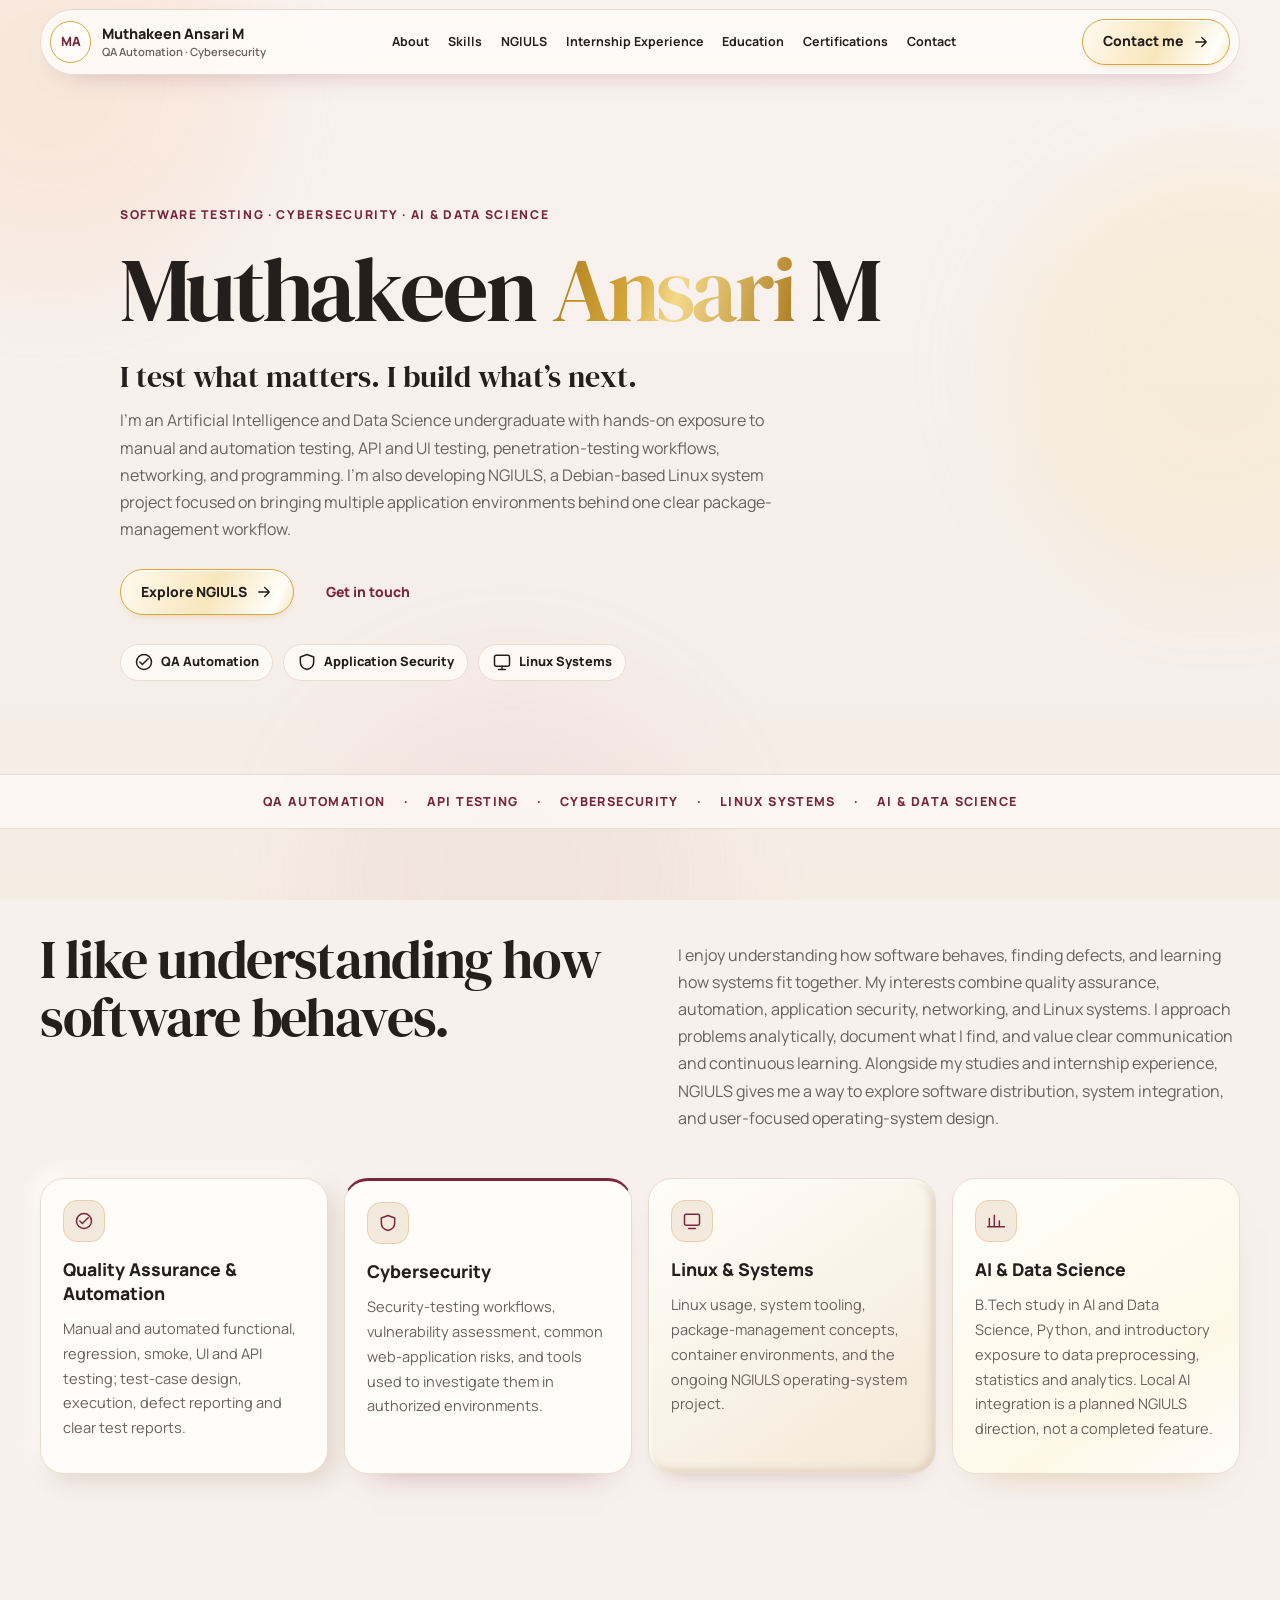
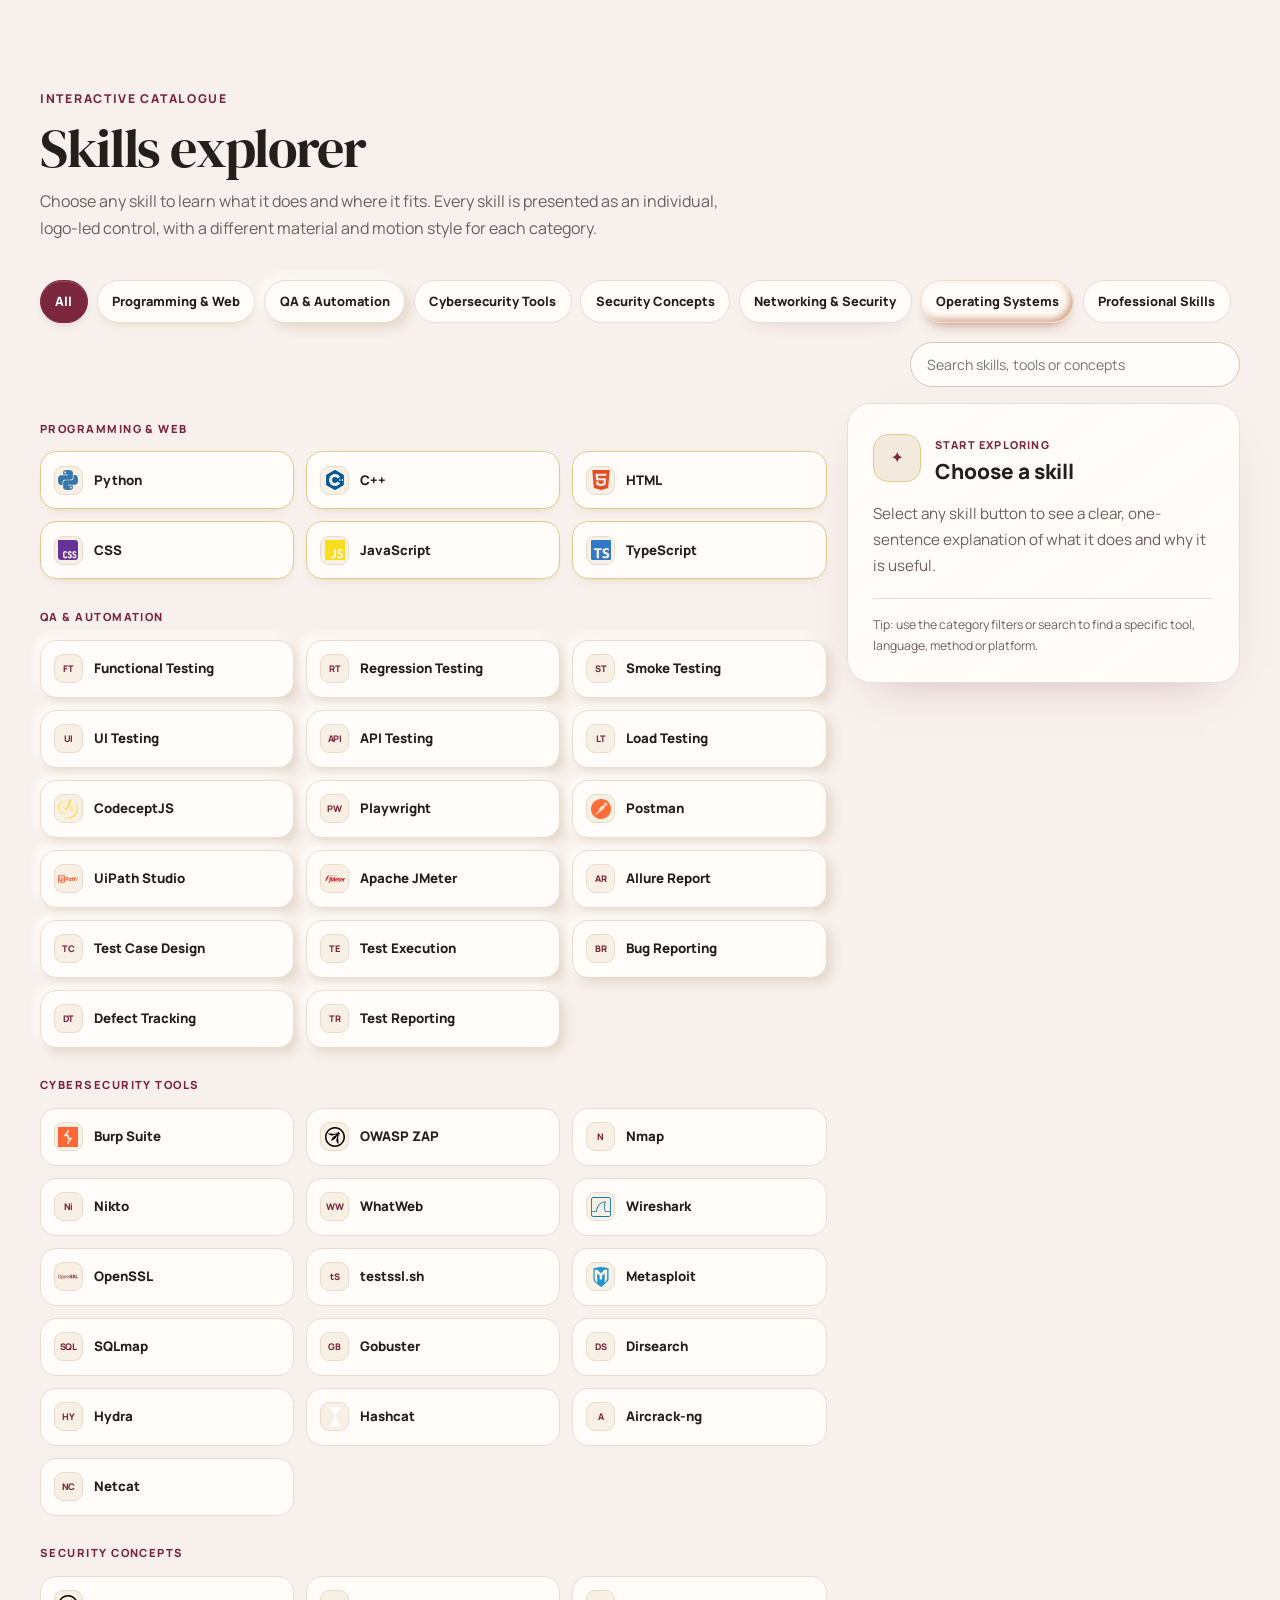
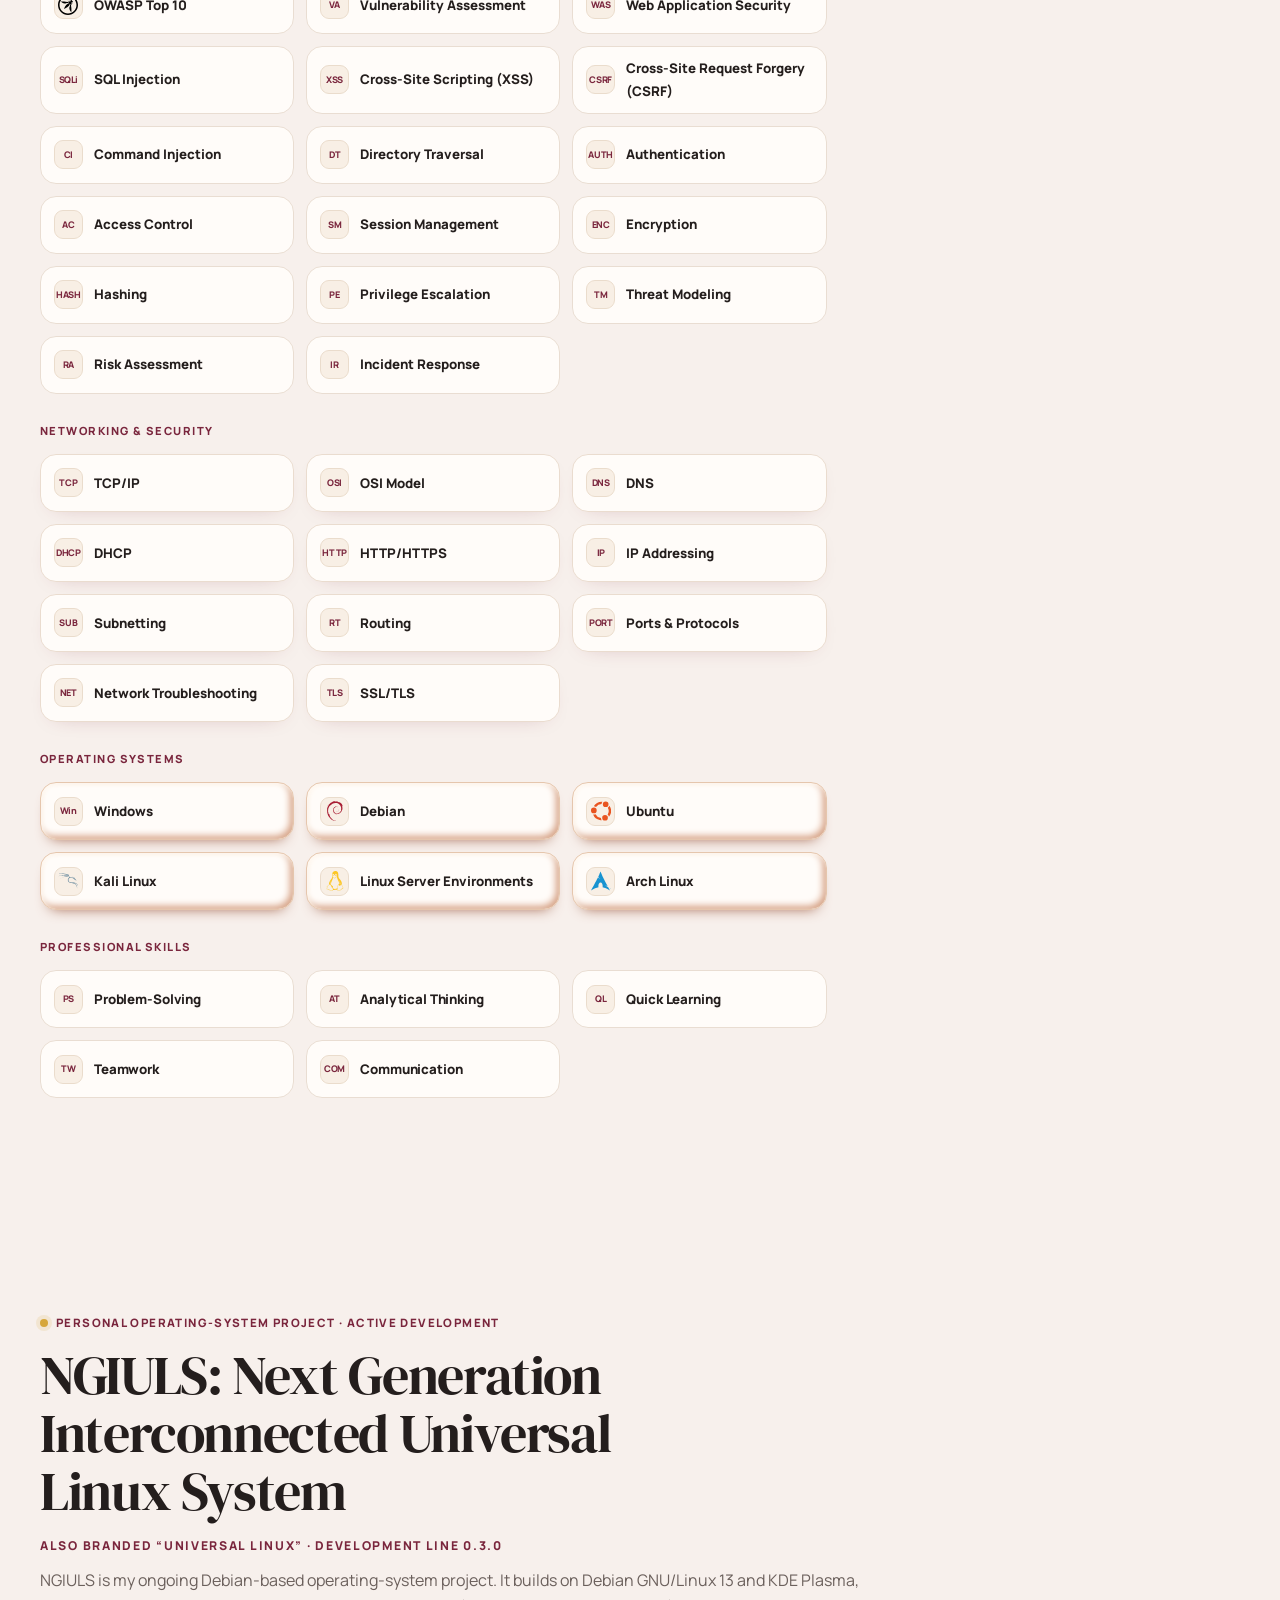
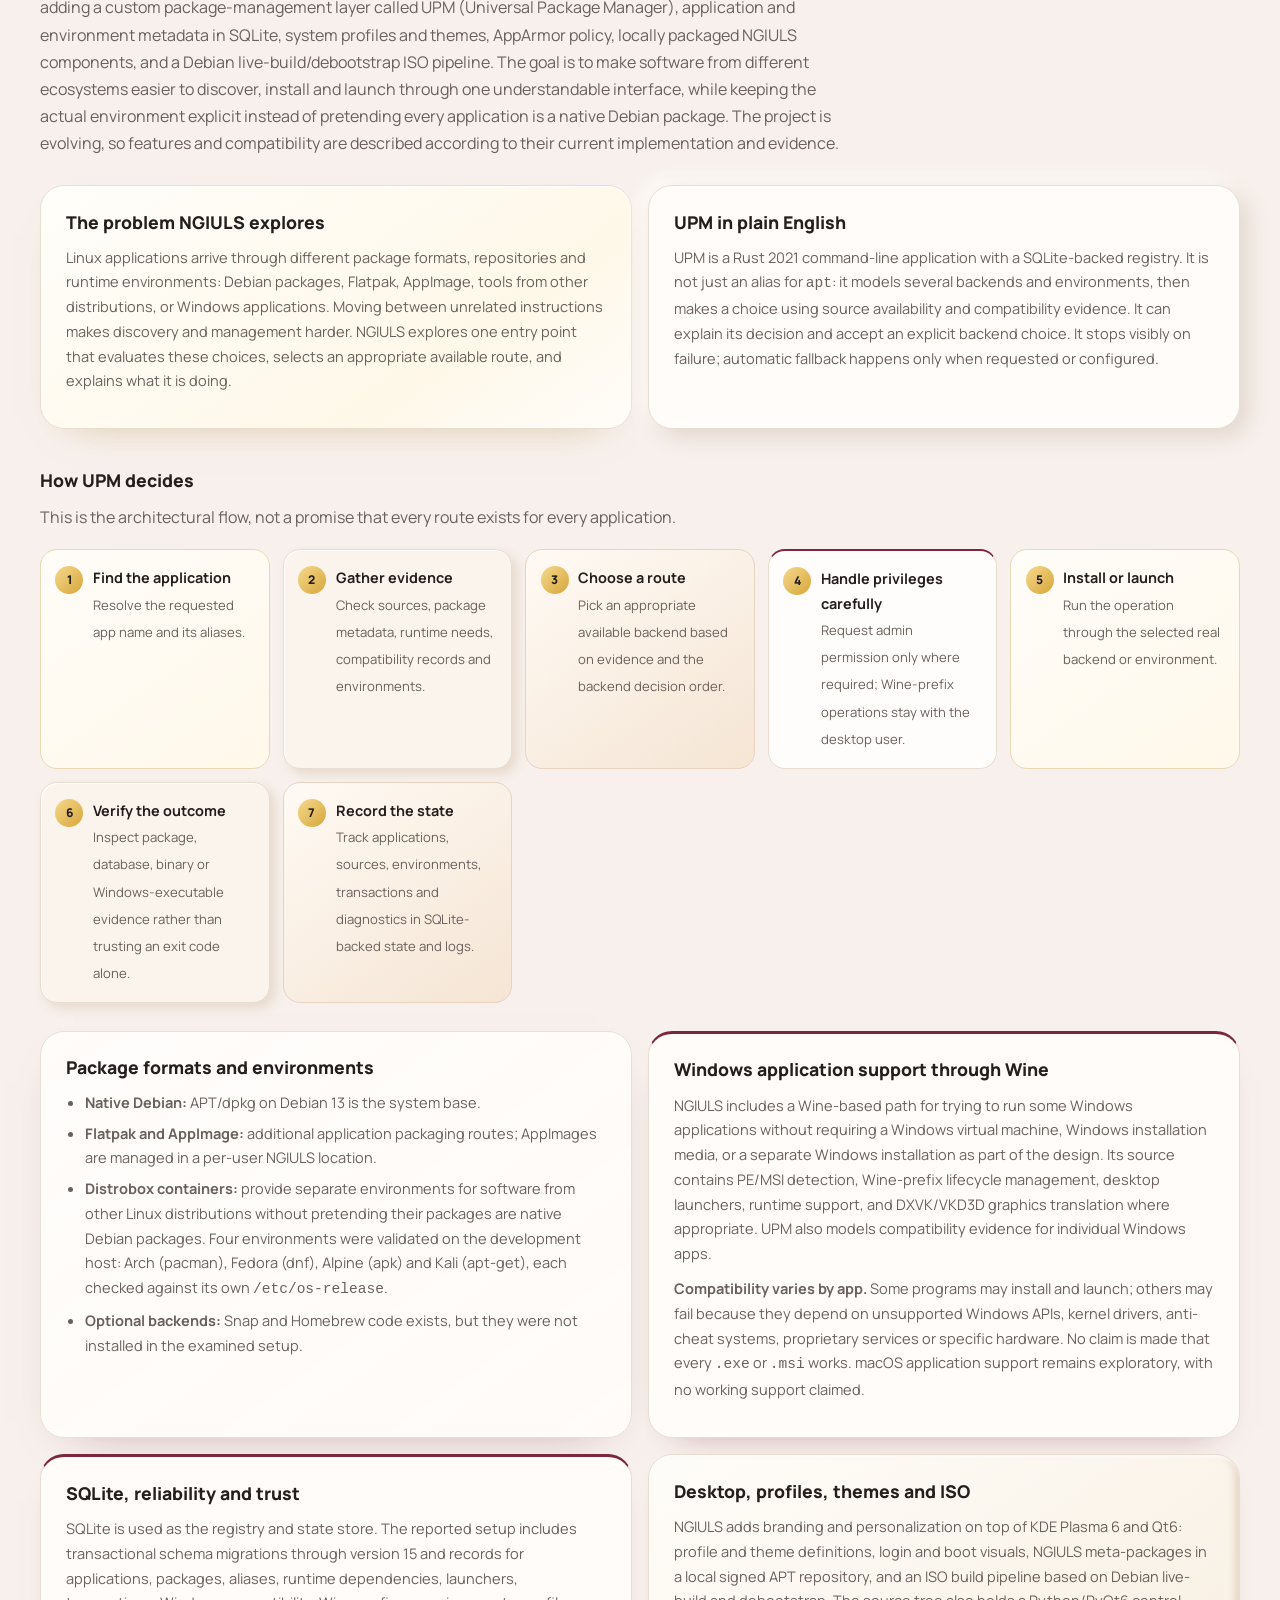
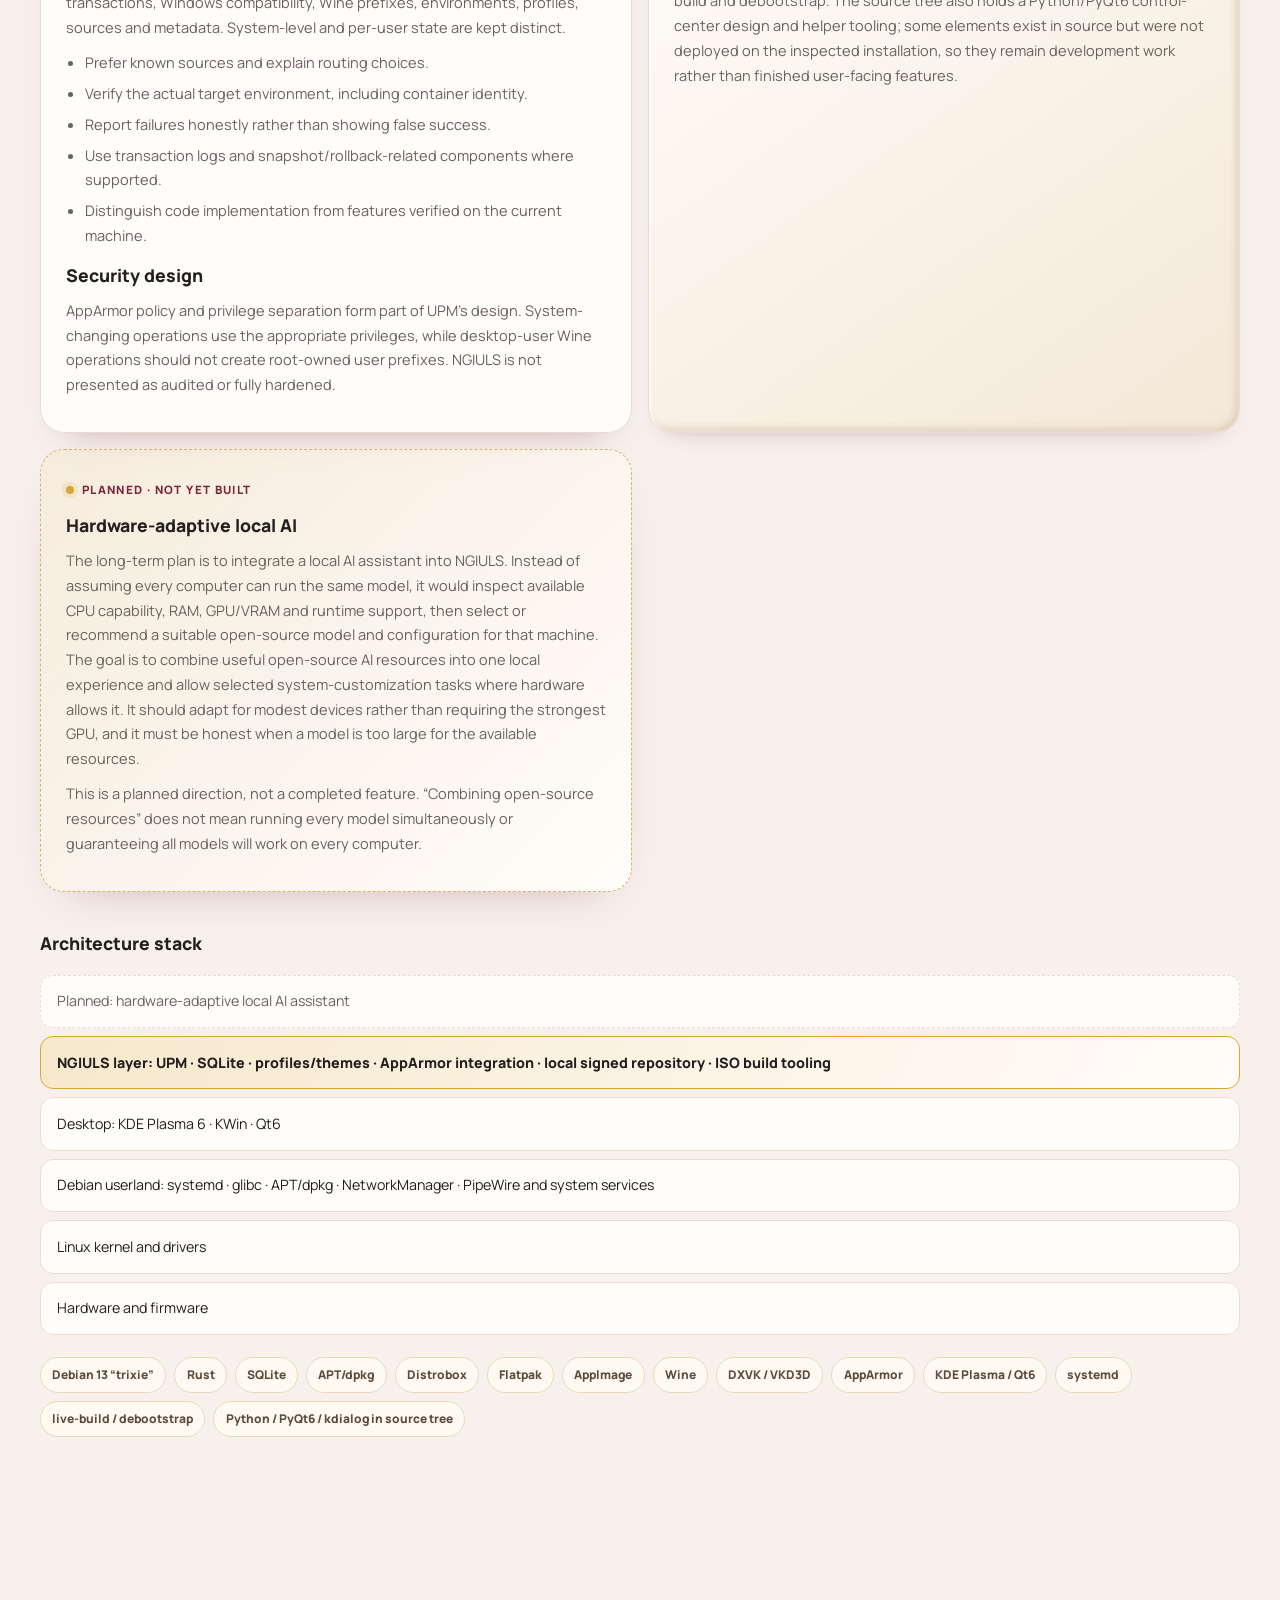
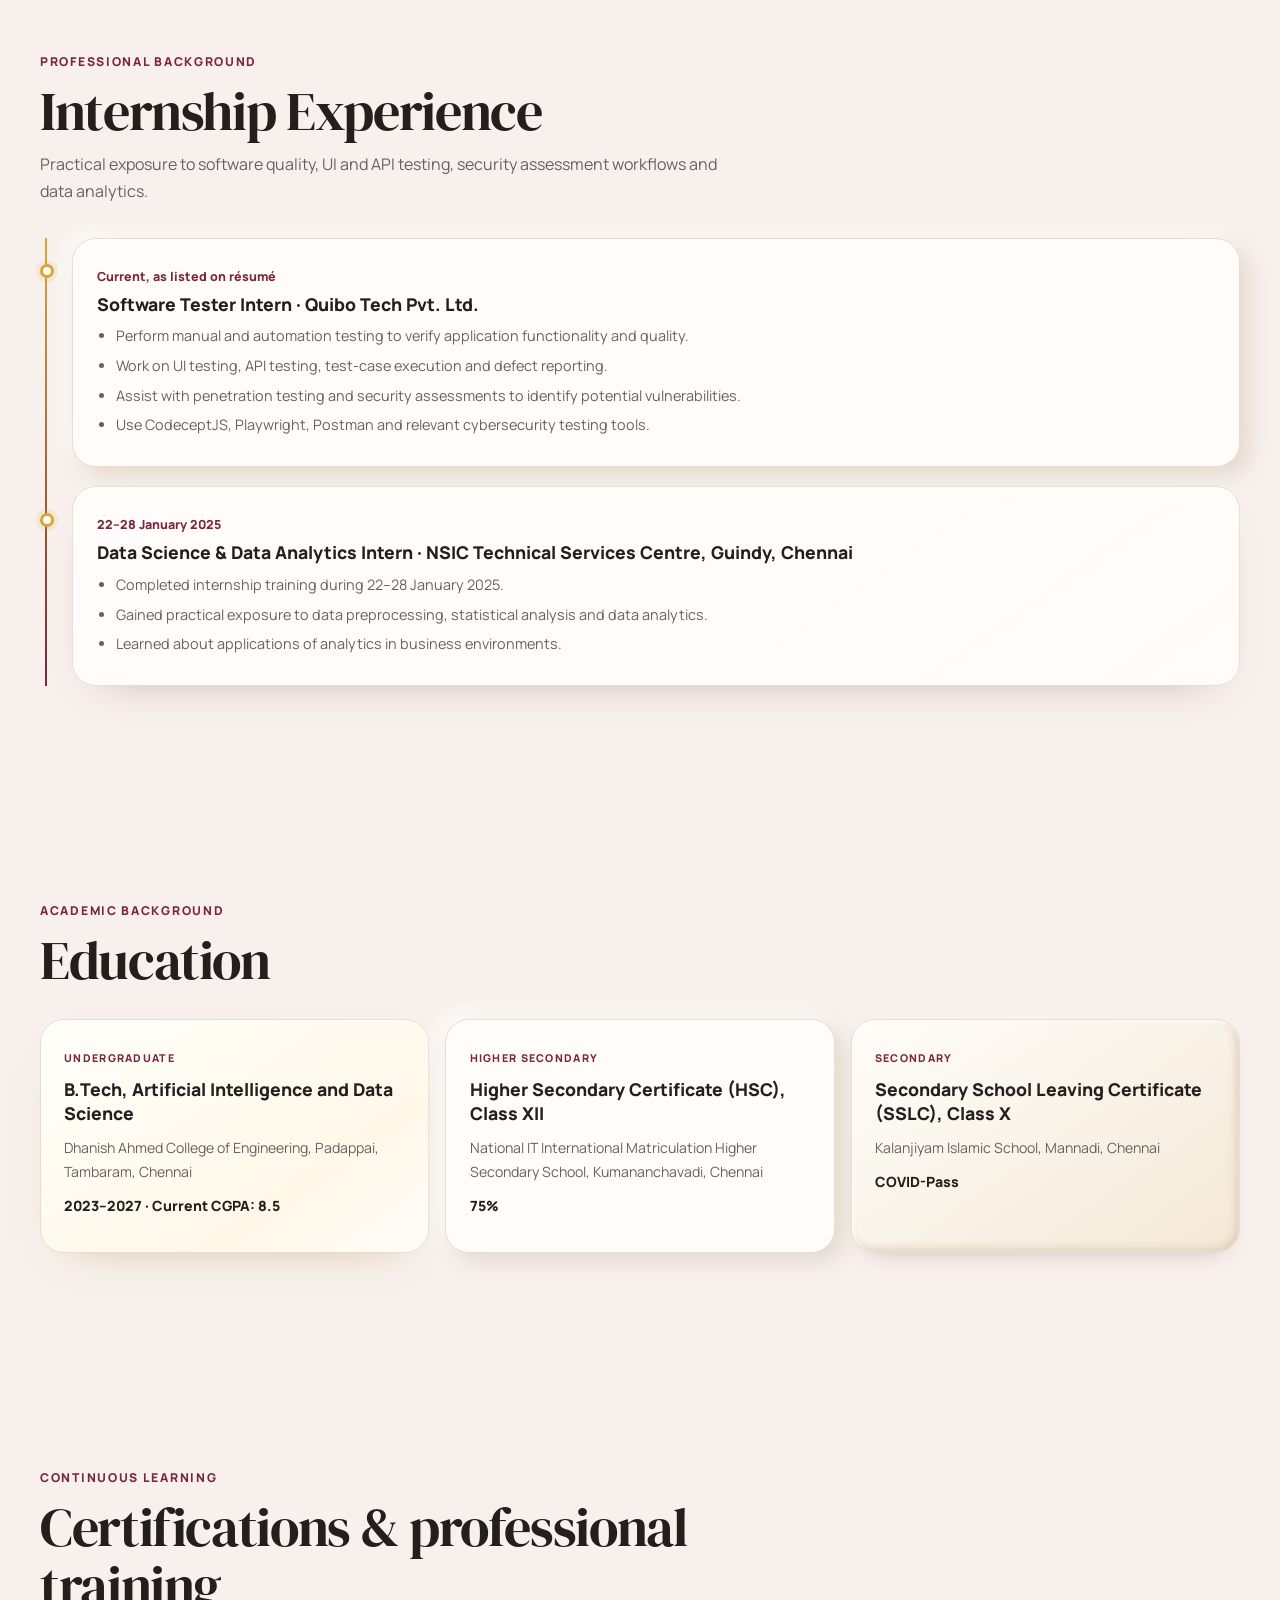
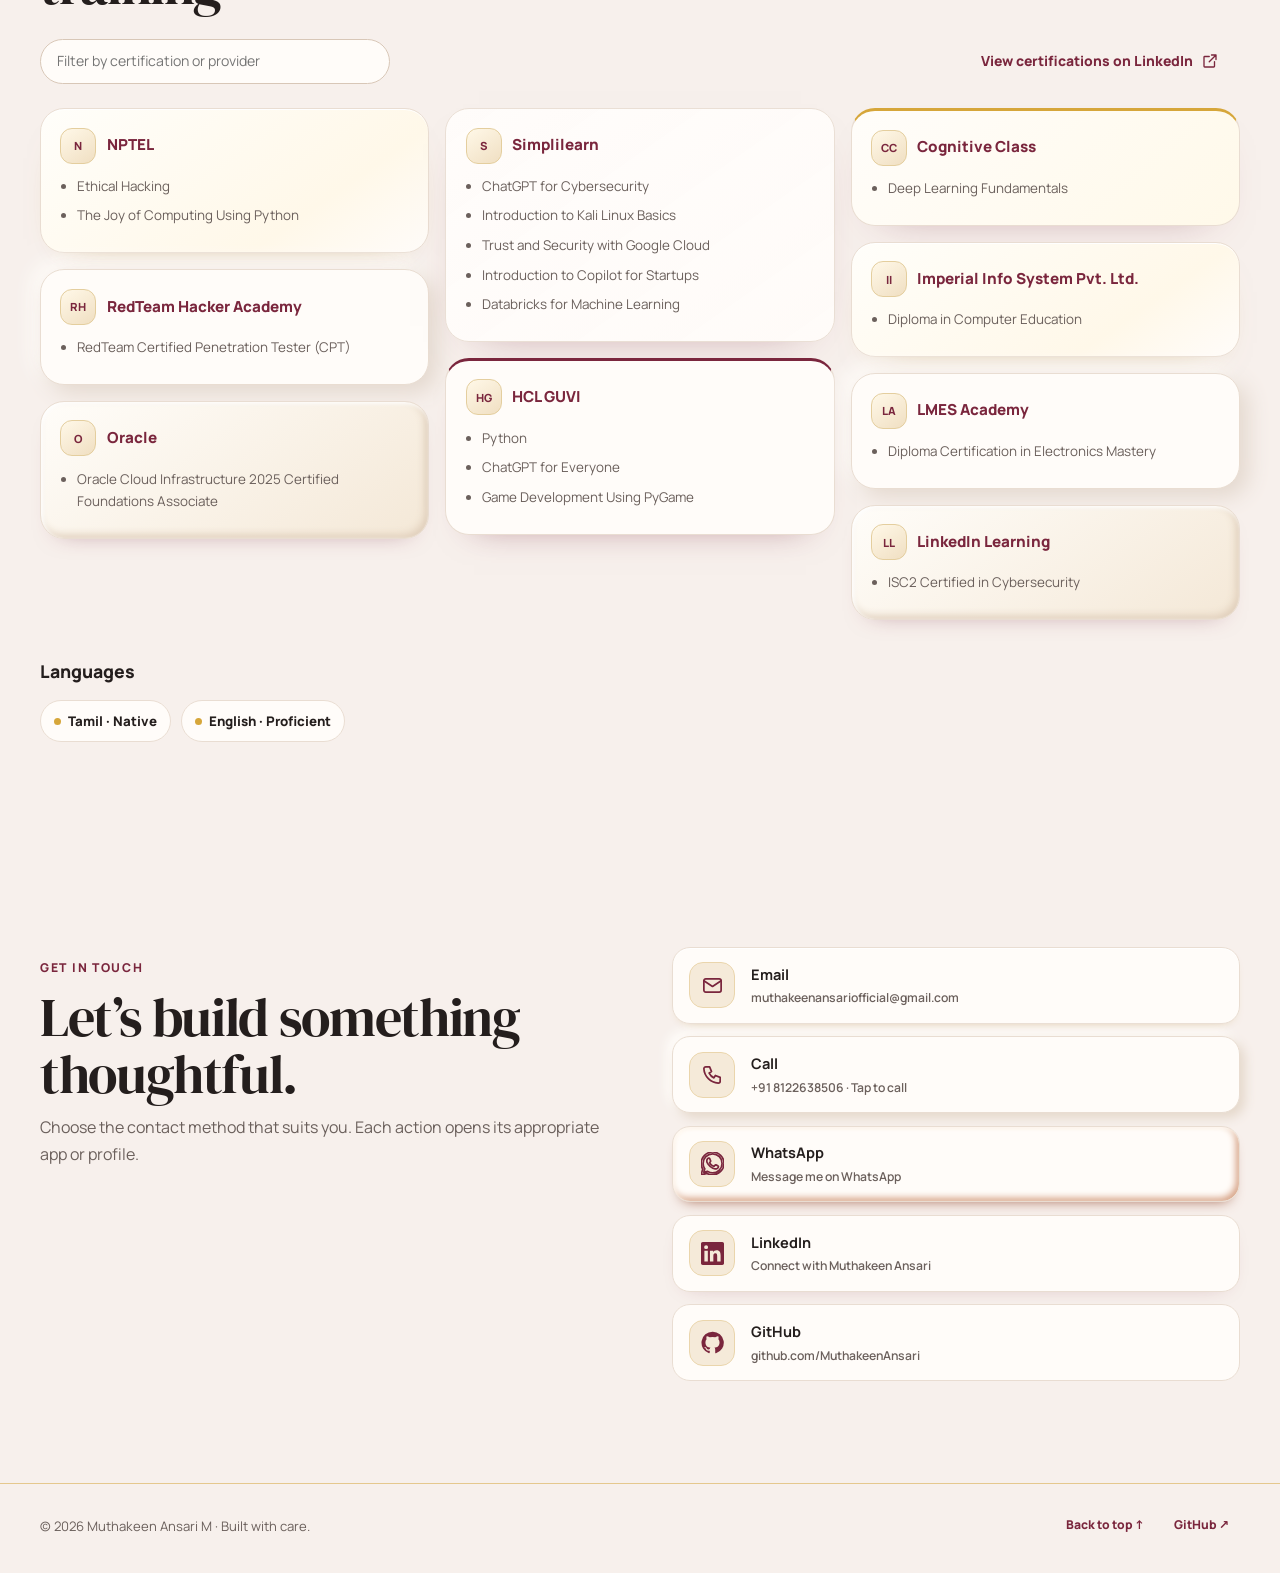
<file: index.html>
<!doctype html>
<html lang="en">
<head>
<meta charset="utf-8">
<meta name="viewport" content="width=device-width, initial-scale=1, viewport-fit=cover">
<meta name="theme-color" content="#F7F0EC">
<meta name="description" content="Muthakeen Ansari M — QA automation, cybersecurity, AI and data science, and the NGIULS Linux systems project.">
<meta name="author" content="Muthakeen Ansari M">
<title>Muthakeen Ansari M | QA Automation, Cybersecurity &amp; NGIULS</title>
<link rel="canonical" href="https://muthakeenansari.github.io/muthakeenansari-portfolio/">
<link rel="icon" type="image/svg+xml" href="assets/icons/favicon.svg">
<link rel="apple-touch-icon" href="assets/icons/apple-touch-icon.png">
<meta property="og:type" content="website">
<meta property="og:site_name" content="Muthakeen Ansari M">
<meta property="og:url" content="https://muthakeenansari.github.io/muthakeenansari-portfolio/">
<meta property="og:title" content="Muthakeen Ansari M | QA Automation, Cybersecurity &amp; NGIULS">
<meta property="og:description" content="Portfolio of Muthakeen Ansari M — QA automation, cybersecurity, AI and data science, and the NGIULS Linux systems project.">
<meta property="og:image" content="https://muthakeenansari.github.io/muthakeenansari-portfolio/assets/images/og-cover.png">
<meta name="twitter:card" content="summary_large_image">
<meta name="twitter:title" content="Muthakeen Ansari M | QA Automation, Cybersecurity &amp; NGIULS">
<meta name="twitter:description" content="Portfolio of Muthakeen Ansari M — QA automation, cybersecurity, AI and data science, and the NGIULS Linux systems project.">
<meta name="twitter:image" content="https://muthakeenansari.github.io/muthakeenansari-portfolio/assets/images/og-cover.png">
<link rel="preconnect" href="https://fonts.googleapis.com">
<link rel="preconnect" href="https://fonts.gstatic.com" crossorigin>
<link href="https://fonts.googleapis.com/css2?family=Manrope:wght@400;500;600;700;800&family=DM+Serif+Display&display=swap" rel="stylesheet">
<link rel="stylesheet" href="assets/css/styles.css">
<script src="assets/js/main.js" defer></script>
</head>
<body>
<a class="skip-link" href="#main">Skip to content</a>
<div class="ambient" aria-hidden="true"><span class="orb orb-a"></span><span class="orb orb-b"></span><span class="orb orb-c"></span></div>
<div class="progress" id="progress" aria-hidden="true"></div>
<canvas id="particle-canvas" aria-hidden="true"></canvas>
<header><div class="wrap"><div class="nav-bar glass">
<a class="brand" href="#top" aria-label="Muthakeen Ansari M, back to top"><span class="monogram">MA</span><span>Muthakeen Ansari M<small>QA Automation · Cybersecurity</small></span></a>
<nav id="primary-nav" aria-label="Primary navigation"><ul>
<li><a href="#about">About</a></li><li><a href="#skills">Skills</a></li><li><a href="#ngiuls">NGIULS</a></li><li><a href="#internships">Internship Experience</a></li><li><a href="#education">Education</a></li><li><a href="#certifications">Certifications</a></li><li><a href="#contact">Contact</a></li>
</ul></nav>
<a class="btn btn-gold effect-foil magnetic header-cta" href="#contact"><span class="btn-label">Contact me</span><svg class="icon" viewBox="0 0 24 24" aria-hidden="true"><path d="M5 12h14M13 6l6 6-6 6"/></svg></a>
<button class="btn effect-soft menu-toggle" id="menu-toggle" type="button" aria-expanded="false" aria-controls="primary-nav"><span class="btn-label">Menu</span><svg class="icon" viewBox="0 0 24 24" aria-hidden="true"><path d="M4 7h16M4 12h16M4 17h16"/></svg></button>
</div></div></header>
<main id="main">
<section id="top" class="wrap hero">
<div class="hero-copy">
<p class="eyebrow reveal">Software Testing · Cybersecurity · AI &amp; Data Science</p>
<h1 class="hero-name reveal">Muthakeen <span class="shine">Ansari</span> M</h1>
<p class="position reveal">I test what matters. I build what’s next.</p>
<p class="intro reveal">I’m an Artificial Intelligence and Data Science undergraduate with hands-on exposure to manual and automation testing, API and UI testing, penetration-testing workflows, networking, and programming. I’m also developing NGIULS, a Debian-based Linux system project focused on bringing multiple application environments behind one clear package-management workflow.</p>
<div class="actions reveal"><a class="btn btn-gold effect-foil magnetic" href="#ngiuls"><span class="btn-label">Explore NGIULS</span><svg class="icon" viewBox="0 0 24 24" aria-hidden="true"><path d="M5 12h14M13 6l6 6-6 6"/></svg></a><a class="btn effect-underline magnetic" href="#contact"><span class="btn-label">Get in touch</span></a></div>
<div class="capabilities reveal"><span><svg class="icon" viewBox="0 0 24 24" aria-hidden="true"><path d="m7 12 3 3 7-7"/><circle cx="12" cy="12" r="9"/></svg>QA Automation</span><span><svg class="icon" viewBox="0 0 24 24" aria-hidden="true"><path d="M12 3 20 6v6c0 5-3.5 8-8 9-4.5-1-8-4-8-9V6z"/></svg>Application Security</span><span><svg class="icon" viewBox="0 0 24 24" aria-hidden="true"><rect x="3" y="4" width="18" height="13" rx="2"/><path d="M8 21h8M12 17v4"/></svg>Linux Systems</span></div>
</div>
</section>
<div class="marquee" aria-label="Professional areas"><div class="marquee-track"><span>QA AUTOMATION</span><span aria-hidden="true">·</span><span>API TESTING</span><span aria-hidden="true">·</span><span>CYBERSECURITY</span><span aria-hidden="true">·</span><span>LINUX SYSTEMS</span><span aria-hidden="true">·</span><span>AI &amp; DATA SCIENCE</span></div></div>
<section id="about"><div class="wrap">
<div class="split"><h2 class="reveal">I like understanding how software behaves.</h2><p class="muted reveal">I enjoy understanding how software behaves, finding defects, and learning how systems fit together. My interests combine quality assurance, automation, application security, networking, and Linux systems. I approach problems analytically, document what I find, and value clear communication and continuous learning. Alongside my studies and internship experience, NGIULS gives me a way to explore software distribution, system integration, and user-focused operating-system design.</p></div>
<div class="focus-grid">
<article class="panel panel-soft focus-card magnetic-card reveal"><span class="mini-icon"><svg class="icon" viewBox="0 0 24 24" aria-hidden="true"><path d="m7 12 3 3 7-7"/><circle cx="12" cy="12" r="9"/></svg></span><h3>Quality Assurance &amp; Automation</h3><p>Manual and automated functional, regression, smoke, UI and API testing; test-case design, execution, defect reporting and clear test reports.</p></article>
<article class="panel panel-wine focus-card magnetic-card reveal"><span class="mini-icon"><svg class="icon" viewBox="0 0 24 24" aria-hidden="true"><path d="M12 3 20 6v6c0 5-3.5 8-8 9-4.5-1-8-4-8-9V6z"/></svg></span><h3>Cybersecurity</h3><p>Security-testing workflows, vulnerability assessment, common web-application risks, and tools used to investigate them in authorized environments.</p></article>
<article class="panel panel-clay focus-card magnetic-card reveal"><span class="mini-icon"><svg class="icon" viewBox="0 0 24 24" aria-hidden="true"><rect x="3" y="4" width="18" height="13" rx="2"/><path d="M8 21h8"/></svg></span><h3>Linux &amp; Systems</h3><p>Linux usage, system tooling, package-management concepts, container environments, and the ongoing NGIULS operating-system project.</p></article>
<article class="panel panel-foil focus-card magnetic-card reveal"><span class="mini-icon"><svg class="icon" viewBox="0 0 24 24" aria-hidden="true"><path d="M4 19V9M10 19V5M16 19v-7M22 19H2"/></svg></span><h3>AI &amp; Data Science</h3><p>B.Tech study in AI and Data Science, Python, and introductory exposure to data preprocessing, statistics and analytics. Local AI integration is a planned NGIULS direction, not a completed feature.</p></article>
</div></div></section>
<section id="skills"><div class="wrap">
<div class="section-head"><div><p class="eyebrow">Interactive catalogue</p><h2 class="reveal">Skills explorer</h2><p class="section-lead">Choose any skill to learn what it does and where it fits. Every skill is presented as an individual, logo-led control, with a different material and motion style for each category.</p></div></div>
<div class="skills-toolbar" id="skill-filters" aria-label="Filter skills by category"></div>
<p class="sr-only" id="skill-count" aria-live="polite"></p>
<div class="skill-search"><label for="skill-query" class="sr-only">Search skills</label><input id="skill-query" type="search" placeholder="Search skills, tools or concepts" autocomplete="off"><button class="clear-search" id="clear-skill-search" type="button" aria-label="Clear skill search" hidden>×</button></div>
<noscript><p class="empty-state">The Skills Explorer needs JavaScript. Enable JavaScript to browse the interactive skill catalogue.</p></noscript>
<div class="skills-layout"><div class="skills-grid" id="skills-grid" aria-label="Skills list"></div>
<aside class="panel panel-glass skill-detail" id="skill-detail" aria-live="polite"><div class="detail-top"><span class="detail-logo" id="detail-mark" aria-hidden="true">✦</span><div><span class="detail-category" id="detail-category">Start exploring</span><h3 id="detail-name">Choose a skill</h3></div></div><p id="detail-description">Select any skill button to see a clear, one-sentence explanation of what it does and why it is useful.</p><div class="detail-hint">Tip: use the category filters or search to find a specific tool, language, method or platform.</div></aside>
</div></div></section>
<section id="ngiuls"><div class="wrap">
<p class="project-kicker">Personal operating-system project · Active development</p><h2 class="reveal">NGIULS: Next Generation Interconnected Universal Linux System</h2><p class="eyebrow eyebrow-spaced">Also branded “Universal Linux” · Development line 0.3.0</p>
<p class="section-lead project-intro reveal">NGIULS is my ongoing Debian-based operating-system project. It builds on Debian GNU/Linux 13 and KDE Plasma, adding a custom package-management layer called UPM (Universal Package Manager), application and environment metadata in SQLite, system profiles and themes, AppArmor policy, locally packaged NGIULS components, and a Debian live-build/debootstrap ISO pipeline. The goal is to make software from different ecosystems easier to discover, install and launch through one understandable interface, while keeping the actual environment explicit instead of pretending every application is a native Debian package. The project is evolving, so features and compatibility are described according to their current implementation and evidence.</p>
<div class="project-cards">
<article class="panel panel-foil project-card magnetic-card reveal"><h3>The problem NGIULS explores</h3><p>Linux applications arrive through different package formats, repositories and runtime environments: Debian packages, Flatpak, AppImage, tools from other distributions, or Windows applications. Moving between unrelated instructions makes discovery and management harder. NGIULS explores one entry point that evaluates these choices, selects an appropriate available route, and explains what it is doing.</p></article>
<article class="panel panel-soft project-card magnetic-card reveal"><h3>UPM in plain English</h3><p>UPM is a Rust 2021 command-line application with a SQLite-backed registry. It is not just an alias for <code>apt</code>: it models several backends and environments, then makes a choice using source availability and compatibility evidence. It can explain its decision and accept an explicit backend choice. It stops visibly on failure; automatic fallback happens only when requested or configured.</p></article>
</div>
<h3 class="subhead">How UPM decides</h3><p class="muted">This is the architectural flow, not a promise that every route exists for every application.</p>
<ol class="steps">
<li class="magnetic-card reveal"><b>Find the application</b><span>Resolve the requested app name and its aliases.</span></li><li class="magnetic-card reveal"><b>Gather evidence</b><span>Check sources, package metadata, runtime needs, compatibility records and environments.</span></li><li class="magnetic-card reveal"><b>Choose a route</b><span>Pick an appropriate available backend based on evidence and the backend decision order.</span></li><li class="magnetic-card reveal"><b>Handle privileges carefully</b><span>Request admin permission only where required; Wine-prefix operations stay with the desktop user.</span></li><li class="magnetic-card reveal"><b>Install or launch</b><span>Run the operation through the selected real backend or environment.</span></li><li class="magnetic-card reveal"><b>Verify the outcome</b><span>Inspect package, database, binary or Windows-executable evidence rather than trusting an exit code alone.</span></li><li class="magnetic-card reveal"><b>Record the state</b><span>Track applications, sources, environments, transactions and diagnostics in SQLite-backed state and logs.</span></li>
</ol>
<div class="project-cards">
<article class="panel panel-glass project-card magnetic-card reveal"><h3>Package formats and environments</h3><ul><li><b>Native Debian:</b> APT/dpkg on Debian 13 is the system base.</li><li><b>Flatpak and AppImage:</b> additional application packaging routes; AppImages are managed in a per-user NGIULS location.</li><li><b>Distrobox containers:</b> provide separate environments for software from other Linux distributions without pretending their packages are native Debian packages. Four environments were validated on the development host: Arch (pacman), Fedora (dnf), Alpine (apk) and Kali (apt-get), each checked against its own <code>/etc/os-release</code>.</li><li><b>Optional backends:</b> Snap and Homebrew code exists, but they were not installed in the examined setup.</li></ul></article>
<article class="panel panel-wine project-card magnetic-card reveal"><h3>Windows application support through Wine</h3><p>NGIULS includes a Wine-based path for trying to run some Windows applications without requiring a Windows virtual machine, Windows installation media, or a separate Windows installation as part of the design. Its source contains PE/MSI detection, Wine-prefix lifecycle management, desktop launchers, runtime support, and DXVK/VKD3D graphics translation where appropriate. UPM also models compatibility evidence for individual Windows apps.</p><p><b>Compatibility varies by app.</b> Some programs may install and launch; others may fail because they depend on unsupported Windows APIs, kernel drivers, anti-cheat systems, proprietary services or specific hardware. No claim is made that every <code>.exe</code> or <code>.msi</code> works. macOS application support remains exploratory, with no working support claimed.</p></article>
<article class="panel panel-wine project-card magnetic-card reveal"><h3>SQLite, reliability and trust</h3><p>SQLite is used as the registry and state store. The reported setup includes transactional schema migrations through version 15 and records for applications, packages, aliases, runtime dependencies, launchers, transactions, Windows compatibility, Wine prefixes, environments, profiles, sources and metadata. System-level and per-user state are kept distinct.</p><ul><li>Prefer known sources and explain routing choices.</li><li>Verify the actual target environment, including container identity.</li><li>Report failures honestly rather than showing false success.</li><li>Use transaction logs and snapshot/rollback-related components where supported.</li><li>Distinguish code implementation from features verified on the current machine.</li></ul><h3 class="subhead-sm">Security design</h3><p>AppArmor policy and privilege separation form part of UPM’s design. System-changing operations use the appropriate privileges, while desktop-user Wine operations should not create root-owned user prefixes. NGIULS is not presented as audited or fully hardened.</p></article>
<article class="panel panel-clay project-card magnetic-card reveal"><h3>Desktop, profiles, themes and ISO</h3><p>NGIULS adds branding and personalization on top of KDE Plasma 6 and Qt6: profile and theme definitions, login and boot visuals, NGIULS meta-packages in a local signed APT repository, and an ISO build pipeline based on Debian live-build and debootstrap. The source tree also holds a Python/PyQt6 control-center design and helper tooling; some elements exist in source but were not deployed on the inspected installation, so they remain development work rather than finished user-facing features.</p></article>
<article class="panel panel-dash project-card magnetic-card reveal"><span class="project-kicker">Planned · Not yet built</span><h3>Hardware-adaptive local AI</h3><p>The long-term plan is to integrate a local AI assistant into NGIULS. Instead of assuming every computer can run the same model, it would inspect available CPU capability, RAM, GPU/VRAM and runtime support, then select or recommend a suitable open-source model and configuration for that machine. The goal is to combine useful open-source AI resources into one local experience and allow selected system-customization tasks where hardware allows it. It should adapt for modest devices rather than requiring the strongest GPU, and it must be honest when a model is too large for the available resources.</p><p>This is a planned direction, not a completed feature. “Combining open-source resources” does not mean running every model simultaneously or guaranteeing all models will work on every computer.</p></article>
</div>
<h3 class="subhead">Architecture stack</h3><div class="architecture" role="list"><div class="future reveal" role="listitem">Planned: hardware-adaptive local AI assistant</div><div class="main-layer reveal" role="listitem">NGIULS layer: UPM · SQLite · profiles/themes · AppArmor integration · local signed repository · ISO build tooling</div><div class="reveal" role="listitem">Desktop: KDE Plasma 6 · KWin · Qt6</div><div class="reveal" role="listitem">Debian userland: systemd · glibc · APT/dpkg · NetworkManager · PipeWire and system services</div><div class="reveal" role="listitem">Linux kernel and drivers</div><div class="reveal" role="listitem">Hardware and firmware</div></div>
<div class="tech-tags" aria-label="NGIULS technologies"><span class="tech-tag">Debian 13 “trixie”</span><span class="tech-tag">Rust</span><span class="tech-tag">SQLite</span><span class="tech-tag">APT/dpkg</span><span class="tech-tag">Distrobox</span><span class="tech-tag">Flatpak</span><span class="tech-tag">AppImage</span><span class="tech-tag">Wine</span><span class="tech-tag">DXVK / VKD3D</span><span class="tech-tag">AppArmor</span><span class="tech-tag">KDE Plasma / Qt6</span><span class="tech-tag">systemd</span><span class="tech-tag">live-build / debootstrap</span><span class="tech-tag">Python / PyQt6 / kdialog in source tree</span></div>
</div></section>
<section id="internships"><div class="wrap"><p class="eyebrow">Professional background</p><h2 class="reveal">Internship Experience</h2><p class="section-lead">Practical exposure to software quality, UI and API testing, security assessment workflows and data analytics.</p>
<div class="timeline" id="timeline"><article class="panel panel-soft magnetic-card reveal"><time>Current, as listed on résumé</time><h3>Software Tester Intern · Quibo Tech Pvt. Ltd.</h3><ul><li>Perform manual and automation testing to verify application functionality and quality.</li><li>Work on UI testing, API testing, test-case execution and defect reporting.</li><li>Assist with penetration testing and security assessments to identify potential vulnerabilities.</li><li>Use CodeceptJS, Playwright, Postman and relevant cybersecurity testing tools.</li></ul></article><article class="panel panel-glass magnetic-card reveal"><time>22–28 January 2025</time><h3>Data Science &amp; Data Analytics Intern · NSIC Technical Services Centre, Guindy, Chennai</h3><ul><li>Completed internship training during 22–28 January 2025.</li><li>Gained practical exposure to data preprocessing, statistical analysis and data analytics.</li><li>Learned about applications of analytics in business environments.</li></ul></article></div>
</div></section>
<section id="education"><div class="wrap"><p class="eyebrow">Academic background</p><h2 class="reveal">Education</h2><div class="education-grid">
<article class="panel panel-foil education-card magnetic-card reveal"><span class="edu-label">Undergraduate</span><h3>B.Tech, Artificial Intelligence and Data Science</h3><p>Dhanish Ahmed College of Engineering, Padappai, Tambaram, Chennai</p><p class="result">2023–2027 · Current CGPA: 8.5</p></article>
<article class="panel panel-soft education-card magnetic-card reveal"><span class="edu-label">Higher Secondary</span><h3>Higher Secondary Certificate (HSC), Class XII</h3><p>National IT International Matriculation Higher Secondary School, Kumananchavadi, Chennai</p><p class="result">75%</p></article>
<article class="panel panel-clay education-card magnetic-card reveal"><span class="edu-label">Secondary</span><h3>Secondary School Leaving Certificate (SSLC), Class X</h3><p>Kalanjiyam Islamic School, Mannadi, Chennai</p><p class="result">COVID-Pass</p></article>
</div></div></section>
<section id="certifications"><div class="wrap"><p class="eyebrow">Continuous learning</p><h2 class="reveal">Certifications &amp; professional training</h2><div class="cert-toolbar"><div class="cert-search"><label for="cert-query" class="sr-only">Filter certifications</label><input id="cert-query" type="search" placeholder="Filter by certification or provider"></div><a class="btn effect-underline" href="https://www.linkedin.com/in/muthakeen-ansari-033781309/details/certifications/" target="_blank" rel="noopener noreferrer"><span class="btn-label">View certifications on LinkedIn</span><svg class="icon" viewBox="0 0 24 24" aria-hidden="true"><path d="M14 4h6v6M20 4l-9 9"/><path d="M18 13v6a1 1 0 0 1-1 1H5a1 1 0 0 1-1-1V7a1 1 0 0 1 1-1h6"/></svg></a></div><div class="cert-grid" id="cert-grid"></div>
<noscript><p class="empty-state">The certification list needs JavaScript. Enable JavaScript to view and filter it.</p></noscript><p id="cert-empty" class="muted" hidden>No certifications match that search.</p><h3 class="subhead">Languages</h3><div class="languages"><span class="language-pill">Tamil · Native</span><span class="language-pill">English · Proficient</span></div></div></section>
<section id="contact"><div class="wrap"><div class="contact-grid"><div class="contact-copy"><p class="eyebrow">Get in touch</p><h2 class="reveal">Let’s build something thoughtful.</h2><p class="section-lead">Choose the contact method that suits you. Each action opens its appropriate app or profile.</p></div><div class="contact-actions">
<a class="contact-action magnetic-card effect-foil particle-trigger" href="mailto:muthakeenansariofficial@gmail.com"><span class="contact-logo" aria-hidden="true"><svg class="icon" viewBox="0 0 24 24" aria-hidden="true"><rect x="3" y="5" width="18" height="14" rx="2"/><path d="m3 7 9 6 9-6"/></svg></span><span><strong>Email</strong><small>muthakeenansariofficial@gmail.com</small></span></a>
<a class="contact-action magnetic-card effect-soft particle-trigger" href="tel:+918122638506"><span class="contact-logo" aria-hidden="true"><svg class="icon" viewBox="0 0 24 24" aria-hidden="true"><path d="M5 4h4l2 5-2.5 1.5a11 11 0 0 0 5 5L15 13l5 2v4a2 2 0 0 1-2 2A16 16 0 0 1 3 6a2 2 0 0 1 2-2z"/></svg></span><span><strong>Call</strong><small>+91 8122638506 · Tap to call</small></span></a>
<a class="contact-action magnetic-card effect-clay particle-trigger" href="https://wa.me/918122638506" target="_blank" rel="noopener noreferrer"><span class="contact-logo" aria-hidden="true"><svg viewBox="0 0 24 24" class="icon" fill="currentColor" stroke="none"><path d="M20.5 3.5A11.85 11.85 0 0 0 12.08 0C5.5 0 .15 5.34.15 11.92c0 2.1.55 4.14 1.6 5.95L.05 24l6.28-1.65a11.9 11.9 0 0 0 5.74 1.46h.01c6.57 0 11.92-5.35 11.92-11.92 0-3.18-1.24-6.17-3.5-8.39ZM12.08 21.8a9.9 9.9 0 0 1-5.05-1.38l-.36-.21-3.73.98 1-3.64-.24-.38a9.83 9.83 0 0 1-1.51-5.25c0-5.46 4.44-9.9 9.9-9.9 2.65 0 5.14 1.03 7.01 2.9a9.84 9.84 0 0 1 2.9 7.01c0 5.46-4.44 9.9-9.91 9.9Zm5.43-7.41c-.3-.15-1.76-.87-2.03-.97-.27-.1-.47-.15-.67.15-.2.3-.77.97-.95 1.17-.17.2-.35.22-.65.07-.3-.15-1.26-.46-2.4-1.47-.89-.79-1.49-1.76-1.66-2.06-.17-.3-.02-.46.13-.61.13-.13.3-.35.45-.52.15-.18.2-.3.3-.5.1-.2.05-.37-.02-.52-.08-.15-.67-1.61-.92-2.2-.24-.58-.49-.5-.67-.51h-.57c-.2 0-.52.08-.79.37-.27.3-1.04 1.02-1.04 2.48s1.07 2.88 1.22 3.08c.15.2 2.11 3.23 5.11 4.53.71.31 1.27.5 1.7.64.71.23 1.36.2 1.88.12.57-.08 1.76-.72 2.01-1.42.25-.7.25-1.29.17-1.42-.07-.12-.27-.2-.57-.35Z"/></svg></span><span><strong>WhatsApp</strong><small>Message me on WhatsApp</small></span></a>
<a class="contact-action magnetic-card effect-glass particle-trigger" href="https://www.linkedin.com/in/muthakeen-ansari-033781309/" target="_blank" rel="noopener noreferrer"><span class="contact-logo" aria-hidden="true"><svg viewBox="0 0 24 24" class="icon icon-fill"><path d="M20.45 20.45h-3.56v-5.57c0-1.33-.02-3.04-1.85-3.04-1.85 0-2.14 1.45-2.14 2.94v5.67H9.35V9h3.41v1.56h.05c.48-.9 1.64-1.85 3.37-1.85 3.6 0 4.27 2.37 4.27 5.46v6.28ZM5.34 7.43a2.06 2.06 0 1 1 .01-4.12 2.06 2.06 0 0 1-.01 4.12ZM7.12 20.45H3.55V9h3.57v11.45ZM22.23 0H1.77C.79 0 0 .77 0 1.72v20.56C0 23.23.79 24 1.77 24h20.46c.98 0 1.77-.77 1.77-1.72V1.72C24 .77 23.21 0 22.23 0Z"/></svg></span><span><strong>LinkedIn</strong><small>Connect with Muthakeen Ansari</small></span></a>
<a class="contact-action magnetic-card effect-underline particle-trigger" href="https://github.com/MuthakeenAnsari" target="_blank" rel="noopener noreferrer"><span class="contact-logo" aria-hidden="true"><svg viewBox="0 0 24 24" class="icon icon-fill"><path d="M12 .7a11.5 11.5 0 0 0-3.64 22.41c.58.11.79-.25.79-.56v-2.03c-3.22.7-3.9-1.37-3.9-1.37-.53-1.34-1.29-1.7-1.29-1.7-1.05-.72.08-.71.08-.71 1.16.08 1.77 1.19 1.77 1.19 1.03 1.77 2.7 1.26 3.36.96.1-.75.4-1.26.73-1.55-2.57-.29-5.27-1.29-5.27-5.73 0-1.27.45-2.31 1.19-3.12-.12-.29-.52-1.48.11-3.08 0 0 .97-.31 3.17 1.19a11 11 0 0 1 5.77 0c2.2-1.5 3.17-1.19 3.17-1.19.63 1.6.23 2.79.11 3.08.74.81 1.19 1.85 1.19 3.12 0 4.45-2.7 5.44-5.28 5.72.41.35.78 1.06.78 2.14v3.17c0 .31.21.68.8.56A11.5 11.5 0 0 0 12 .7Z"/></svg></span><span><strong>GitHub</strong><small>github.com/MuthakeenAnsari</small></span></a>
</div></div></div></section>
</main>
<footer><div class="wrap footer-inner"><span>© <span id="year">2026</span> Muthakeen Ansari M · Built with care.</span><div class="footer-links"><a href="#top" class="effect-underline"><span class="btn-label">Back to top ↑</span></a><a href="https://github.com/MuthakeenAnsari" target="_blank" rel="noopener noreferrer">GitHub ↗</a></div></div></footer>
</body>
</html>
</file>
<file: assets/css/styles.css>
:root{color-scheme:light;--bg:#F7F0EC;--surface:#FFFCF9;--cream:#F3EADD;--ink:#241E1D;--muted:#6B605C;--wine:#7A263D;--gold:#D6A63A;--gold-light:#F6D98D;--gold-deep:#AA7A1E;--orange:#D97941;--line:#E9DDD2;--ease:cubic-bezier(.2,.7,.2,1);--sans:Manrope,system-ui,-apple-system,"Segoe UI",sans-serif;--serif:"DM Serif Display",Georgia,serif;--shadow:0 18px 46px -34px #7a263d88;box-sizing:border-box;padding-top:env(safe-area-inset-top,0px);padding-bottom:env(safe-area-inset-bottom,0px)}

*,*::before,*::after{box-sizing:inherit}
html{scroll-behavior:smooth;scroll-padding-top:6.8rem;overflow-x:clip}
body{margin:0;min-width:320px;background:var(--bg);color:var(--ink);font:400 1rem/1.7 var(--sans);overflow-x:clip}
a{color:var(--wine)}
.sr-only{position:absolute!important;width:1px!important;height:1px!important;padding:0!important;margin:-1px!important;overflow:hidden!important;clip:rect(0,0,0,0)!important;white-space:nowrap!important;border:0!important}
.skip-link{position:fixed;top:.55rem;left:50%;z-index:200;padding:.65rem 1.1rem;border-radius:999px;background:var(--wine);color:#fff;font-weight:800;font-size:.85rem;text-decoration:none;transform:translate(-50%,-180%);transition:transform .2s var(--ease)}
.skip-link:focus{transform:translate(-50%,0)}
button,input,textarea{font:inherit}
button,a{-webkit-tap-highlight-color:transparent}
button{color:inherit}
img,svg{max-width:100%}
::selection{background:#f6d98d;color:#241e1d}
:focus-visible{outline:3px solid var(--wine);outline-offset:4px;border-radius:10px}
.wrap{width:min(1200px,calc(100% - 2.5rem));margin-inline:auto}
section{padding:clamp(3.5rem,8vw,6.5rem) 0}
h1,h2{font-family:var(--serif);font-weight:400;line-height:1.06;margin:0}
h1{font-size:clamp(2.8rem,7vw,6rem);letter-spacing:-.035em}
h2{font-size:clamp(2rem,4.5vw,3.4rem);max-width:24ch;letter-spacing:-.025em}
h3{margin:0;font-size:1.1rem;line-height:1.35;font-weight:800}
p{margin:.65rem 0}
.muted{color:var(--muted)}
.eyebrow{font-size:.76rem;font-weight:800;letter-spacing:.14em;color:var(--wine);text-transform:uppercase}
.section-lead{max-width:68ch;color:var(--muted)}
.eyebrow-spaced{margin-top:1rem}
.subhead{margin-top:2.5rem}
.subhead-sm{margin-top:1rem}
.section-head{display:flex;justify-content:space-between;align-items:end;gap:2rem}
.section-head>div{max-width:70ch}
.shine{background:linear-gradient(105deg,var(--gold-deep) 0%,var(--gold) 35%,#f4d98a 52%,var(--gold-deep) 100%);background-size:100% 100%;-webkit-background-clip:text;background-clip:text;color:transparent}

/* Slow ambient light; the blobs animate only transform/opacity. */
.ambient{position:fixed;inset:0;z-index:-2;overflow:hidden;pointer-events:none;background:linear-gradient(180deg,#f9f2ee 0%,#f7f0ec 44%,#f5ece4 100%)}
.orb{position:absolute;width:clamp(260px,32vmax,620px);height:clamp(260px,32vmax,620px);border-radius:50%;filter:blur(52px);opacity:.24}
.orb-a{left:-12vmax;top:-10vmax;background:#f7c9a6;opacity:.24;animation:driftA 58s ease-in-out infinite alternate}
.orb-b{right:-11vmax;top:18vh;background:#f6d98d;opacity:.2;animation:driftB 64s ease-in-out infinite alternate}
.orb-c{left:24vw;bottom:-14vmax;background:#d9a0b0;opacity:.11;animation:driftA 60s ease-in-out infinite alternate-reverse}
@keyframes driftA{to{transform:translate(3vmax,2vmax) scale(1.025)}}
@keyframes driftB{to{transform:translate(-3vmax,-2vmax) scale(.985)}}

.progress{position:fixed;top:0;left:0;height:3px;width:100%;background:linear-gradient(90deg,var(--wine),var(--gold),var(--gold-light));transform:scaleX(0);transform-origin:left;z-index:100;pointer-events:none}

/* Content surfaces: similar palette, distinct edge and depth language per section. */
.panel{position:relative;border:1px solid var(--line);border-radius:24px;padding:1.5rem;background:var(--surface);box-shadow:var(--shadow);transition:transform .35s var(--ease),box-shadow .35s var(--ease),border-color .35s}
.panel:hover{border-color:#d9bd83}
.panel-foil{background:linear-gradient(145deg,#fffefa,#fff8e9 70%,#fffcf9);box-shadow:inset 0 1px #fff,0 18px 40px -32px #aa7a1e99}
.panel-soft{box-shadow:8px 8px 22px #e3d7cd,-7px -7px 20px #fffdfa}
.panel-clay{background:linear-gradient(145deg,#fffdf9,#f4e8d7);box-shadow:inset 2px 2px 4px #fff, inset -3px -3px 8px #dfcdb9,0 12px 24px -20px #7a263d88}
.panel-glass{background:linear-gradient(145deg,#fffdfbeF,#fffcf9e8);border-color:#eadfd5}
.panel-wine{border-top:3px solid var(--wine);box-shadow:0 18px 34px -29px #7a263d99}
.panel-gold{border-top:3px solid var(--gold);background:linear-gradient(140deg,#fffdfa,#fff9e9)}
.panel-dash{border:1.5px dashed #d4b36e;background:linear-gradient(135deg,#f6d98d28,#fffcf9)}

/* Reveal is enabled only when JS is active and the observer is supported. */
.reveal{opacity:1;transform:none}
.js .reveal.ready{opacity:0;transform:none;transition:opacity .42s ease}
.js .reveal.ready.visible{opacity:1;transform:none}

/* Header/navigation */
header{position:sticky;top:max(.55rem,env(safe-area-inset-top,0px));z-index:50;margin-top:.55rem}
.nav-bar{min-height:66px;display:flex;align-items:center;justify-content:space-between;gap:.7rem;padding:.45rem .55rem;border:1px solid #e8dacf;border-radius:999px;box-shadow:0 12px 32px -24px #7a263d99;position:relative}
.glass{background:#fffcf9ed}
@supports(backdrop-filter:blur(8px)){.glass{backdrop-filter:blur(8px);background:#fffcf9db}}
.brand{display:flex;align-items:center;gap:.65rem;color:var(--ink);text-decoration:none;font-size:.9rem;font-weight:800;line-height:1.2;min-width:max-content}
.brand small{display:block;margin-top:.2rem;color:var(--muted);font-size:.7rem;font-weight:600}
.monogram{width:2.6rem;height:2.6rem;border-radius:50%;display:grid;place-items:center;border:1.7px solid var(--gold);box-shadow:inset 0 0 0 3px #fff;background:var(--surface);color:var(--wine);font-size:.8rem;font-weight:800;transition:transform .4s var(--ease)}
.brand:hover .monogram{transform:scale(1.03)}
nav ul{display:flex;align-items:center;gap:.08rem;list-style:none;margin:0;padding:0}
nav a{display:block;position:relative;padding:.55rem .55rem;color:var(--ink);font-size:.78rem;font-weight:700;text-decoration:none;border-radius:999px;white-space:nowrap}
nav a::after{content:"";position:absolute;left:.58rem;right:.58rem;bottom:.27rem;height:2px;background:linear-gradient(90deg,var(--wine),var(--gold));transform:scaleX(0);transform-origin:left;transition:transform .32s var(--ease)}
nav a:hover,nav a.active{background:#d6a63a1a}
nav a:hover::after,nav a.active::after{transform:scaleX(1)}
.menu-toggle{display:none!important}

/* Button mechanics. Per-section classes deliberately differ. */
.btn{--mx:50%;--my:50%;display:inline-flex;align-items:center;justify-content:center;gap:.55rem;min-height:46px;padding:.72rem 1.22rem;border:1.4px solid var(--wine);border-radius:999px;background:transparent;color:var(--wine);font-size:.87rem;font-weight:800;line-height:1.2;text-decoration:none;cursor:pointer;position:relative;isolation:isolate;overflow:hidden;transition:transform .28s var(--ease),box-shadow .28s var(--ease),border-color .28s,background .28s;will-change:auto}
.btn>*{position:relative;z-index:1}
.btn svg{width:18px;height:18px;flex:none;transition:transform .3s var(--ease)}
.btn:hover svg{transform:translateX(3px)}
.btn:active{transform:scale(.97)}
.btn-gold{border-color:var(--gold-deep);background:linear-gradient(135deg,#f2d17b,#d6a63a 57%,#c08a23);color:#241e1d;box-shadow:inset 0 1px #fff9d4,0 6px 14px -10px #aa7a1e}
.btn-gold:hover{box-shadow:inset 0 1px #fff9d4,0 12px 22px -12px #aa7a1e;transform:translateY(-2px)}
.btn-outline:hover{background:#fffaf4;box-shadow:0 12px 22px -16px #7a263dcc;transform:translateY(-2px)}

/* 1: Holographic foil + pointer-tracked light. */
.effect-foil{background:linear-gradient(115deg,#fffaf0 0%,#f9e6bc 24%,#fffefa 40%,#e9c76e 53%,#fff6df 68%,#fffaf4 100%);background-size:220% 220%;border-color:#d6a63a;color:var(--ink);box-shadow:inset 0 1px #fff,0 5px 14px -12px #aa7a1e}
.effect-foil::before{content:"";position:absolute;inset:0;background:radial-gradient(130px circle at var(--mx) var(--my),#fff9da,transparent 68%);opacity:0;transition:opacity .25s;z-index:0}
.effect-foil::after{content:"";position:absolute;inset:-80%;background:linear-gradient(105deg,transparent 42%,#ffffffbd 50%,transparent 58%);transform:translateX(-65%) rotate(8deg);transition:transform .7s var(--ease);z-index:0}
.effect-foil:hover{background-position:100% 40%;transform:translateY(-2px);box-shadow:inset 0 1px #fff,0 12px 22px -13px #aa7a1e}
.effect-foil:hover::before{opacity:1}
.effect-foil:hover::after{transform:translateX(65%) rotate(8deg)}

/* 2: Soft UI paired shadows. */
.effect-soft{background:#f8f0e7;border:1px solid #f2e6d9;box-shadow:5px 5px 11px #e5d8cb,-5px -5px 11px #fffdfa;color:#5d443d}
.effect-soft:hover{transform:translateY(-2px);box-shadow:7px 7px 14px #e3d4c5,-6px -6px 14px #fffdfa}
.effect-soft:active{box-shadow:inset 3px 3px 7px #e0d1c1,inset -3px -3px 7px #fffdfa;transform:translateY(0)}

/* 3: Soft clay. */
.effect-clay{border:1px solid #e6c4a9;background:linear-gradient(145deg,#fff3e8,#edc1a3);color:#643622;box-shadow:inset 2px 2px 4px #fff9f1,inset -3px -3px 7px #d6a184,0 8px 14px -10px #9a553b}
.effect-clay:hover{transform:translateY(-2px);box-shadow:inset 2px 2px 4px #fff9f1,inset -3px -3px 7px #d6a184,0 14px 20px -10px #9a553b}

/* 4: Frosted glass fallback is opaque first, blur-enhanced where supported. */
.effect-glass{background:#fffaf4;border-color:#e8d9ca;color:var(--ink);box-shadow:0 7px 22px -16px #7a263d66}
.effect-glass::before{content:"";position:absolute;inset:0;background:linear-gradient(125deg,#ffffffaa,#f5d98d35,#ffffff55);opacity:0;transition:opacity .3s;z-index:0}
@supports(backdrop-filter:blur(8px)){.effect-glass{background:#fffcf9d9}}
.effect-glass:hover{border-color:#d6b76e;transform:translateY(-2px);box-shadow:0 12px 25px -16px #7a263d77}
.effect-glass:hover::before{opacity:1}

/* 5: Rolling label. */
.effect-roll{background:var(--surface);border-color:#dbc4bc;min-width:125px}
.effect-roll .btn-label{display:inline-block;transition:transform .28s var(--ease)}
.effect-roll::after{content:attr(data-hover);position:absolute;inset:0;display:grid;place-items:center;color:var(--gold-deep);transform:translateY(100%);transition:transform .28s var(--ease);z-index:2}
.effect-roll:hover .btn-label{transform:translateY(-160%)}
.effect-roll:hover::after{transform:translateY(0)}

/* 6: Drawn underline. */
.effect-underline{border-color:transparent;border-radius:12px;background:transparent}
.effect-underline::after{content:"";position:absolute;left:.95rem;right:.95rem;bottom:.35rem;height:2px;background:linear-gradient(90deg,var(--wine),var(--gold));transform:scaleX(0);transform-origin:left;transition:transform .35s var(--ease)}
.effect-underline:hover::after,.effect-underline:focus-visible::after{transform:scaleX(1)}
.effect-underline:hover{background:#f6e8d9a8;transform:translateY(-2px)}

/* 7: Variable type weight. */
.effect-weight{border-color:#eadbcd;background:#fffdfb;font-weight:600;letter-spacing:-.01em;transition:font-weight .25s var(--ease),letter-spacing .25s var(--ease),color .25s,transform .25s}
.effect-weight .btn-label{font-variation-settings:"wght" 550;transition:font-variation-settings .25s var(--ease)}
.effect-weight:hover{color:var(--wine);transform:translateY(-2px);letter-spacing:.015em}
.effect-weight:hover .btn-label{font-variation-settings:"wght" 800}

/* 8: Fill sweep. */
.effect-fill{background:transparent;border-color:#cba4a7;color:var(--wine);overflow:hidden}
.effect-fill::before{content:"";position:absolute;inset:0;background:linear-gradient(100deg,var(--wine),#963a50);transform:translateX(-103%);transition:transform .4s var(--ease);z-index:0}
.effect-fill:hover{color:#fff;border-color:var(--wine);transform:translateY(-2px)}
.effect-fill:hover::before{transform:translateX(0)}

/* 9: Cursor-following border glow for security tools. */
.effect-chase{border-color:#e3d4c6;background:var(--surface)}
.effect-chase::before{content:"";position:absolute;inset:-1px;border-radius:inherit;padding:1.5px;background:radial-gradient(90px circle at var(--mx) var(--my),#e5bd57,transparent 70%);-webkit-mask:linear-gradient(#000 0 0) content-box,linear-gradient(#000 0 0);-webkit-mask-composite:xor;mask-composite:exclude;opacity:0;transition:opacity .25s;z-index:2;pointer-events:none}
.effect-chase:hover{transform:translateY(-2px);box-shadow:0 9px 20px -15px #7a263d88;border-color:#d9bc7b}
.effect-chase:hover::before{opacity:1}

/* Frames use the same material language as each section's button. */
.frame-foil{border-color:#e2c67f;background:linear-gradient(145deg,#fffdf8,#fff8e8)}
.frame-soft{border-color:#eadfd5;background:#fbf4ec;box-shadow:7px 7px 18px #e7d9cb,-6px -6px 17px #fffdfa}
.frame-clay{background:linear-gradient(145deg,#fffaf4,#f2e1cf);border-color:#e7d3c0;box-shadow:inset 2px 2px 4px #fff,inset -2px -2px 5px #e4d1bd,0 15px 25px -22px #7a263d}
.frame-glass{background:#fffcf9a8;border-color:#eee0d4}
.frame-wine{border-top:3px solid var(--wine)}
.frame-gold{border-top:3px solid var(--gold)}

/* Hero */
.hero{display:block;max-width:1040px;padding-top:clamp(4.2rem,10vw,7.5rem);padding-bottom:clamp(3.8rem,8vw,5.8rem)}
.hero-copy{max-width:980px}
.hero-name{max-width:none}
.hero-copy .eyebrow{margin-bottom:1.1rem}
.hero-name{max-width:none}
.hero .position{font:400 clamp(1.35rem,2.5vw,1.85rem)/1.25 var(--serif);margin:1.2rem 0 .8rem}
.hero .intro{max-width:67ch;color:var(--muted)}
.actions{display:flex;flex-wrap:wrap;gap:.75rem;margin-top:1.6rem}
.capabilities{display:flex;flex-wrap:wrap;gap:.65rem;margin-top:1.8rem}
.capabilities span{display:inline-flex;align-items:center;gap:.45rem;padding:.42rem .8rem;border:1px solid var(--line);border-radius:999px;background:#fffcf9bd;font-size:.8rem;font-weight:800}
.icon{width:20px;height:20px;flex:none;fill:none;stroke:currentColor;stroke-width:1.8;stroke-linecap:round;stroke-linejoin:round}
.icon-fill{fill:currentColor;stroke:none}

.marquee{display:flex;justify-content:center;overflow:hidden;border-block:1px solid var(--line);background:#fffcf9a8;padding:1rem 1.25rem}
.marquee-track{display:flex;align-items:center;justify-content:center;flex-wrap:wrap;gap:.3rem 1.15rem;width:100%;max-width:1200px}
.marquee span{font-size:.78rem;font-weight:800;color:var(--wine);white-space:nowrap;letter-spacing:.11em}

/* About */
.split{display:grid;grid-template-columns:1fr 1fr;gap:clamp(2rem,6vw,5rem);align-items:start}
.focus-grid{display:grid;grid-template-columns:repeat(4,minmax(0,1fr));gap:1rem;margin-top:2.2rem}
.focus-card{padding:1.35rem}
.focus-card .mini-icon{width:42px;height:42px;display:grid;place-items:center;border-radius:14px;margin-bottom:1rem;color:var(--wine);background:var(--cream);border:1px solid #e5d0a9}
.focus-card p{font-size:.91rem;color:var(--muted)}
.focus-card:hover{transform:translateY(-2px)}

/* Reliable skill filters: every decorative layer stays inside its own button and never intercepts input. */
.filter-btn{position:relative;isolation:isolate;overflow:hidden;touch-action:manipulation;user-select:none;z-index:0}

.filter-btn::before,.filter-btn::after,.filter-btn *::before,.filter-btn *::after{pointer-events:none}

.effect-foil::before,.effect-foil::after,.effect-glass::before,.effect-roll::after,.effect-underline::after,.effect-fill::before,.effect-chase::before{pointer-events:none}

/* Category pills never physically move under the pointer; visual feedback uses color, border and shadow only. */
.filter-btn:hover,.filter-btn:focus-visible,.filter-btn[aria-pressed="true"]{translate:none!important;transform:none!important}

.filter-btn:hover{box-shadow:0 6px 15px -11px #7a263d99;border-color:#d6b76e}

.filter-btn[aria-pressed="true"]{box-shadow:inset 0 1px #ffffff30,0 4px 12px -9px #7a263dcc}

/* Skills */
.skills-toolbar{display:flex;flex-wrap:wrap;align-items:center;gap:.55rem;margin:1.7rem 0 1.2rem}
.filter-btn{min-height:43px;padding:.55rem .9rem;border-radius:999px;border:1px solid var(--line);background:var(--surface);color:var(--ink);font-size:.8rem;font-weight:800;cursor:pointer;transition:background .25s,color .25s,border-color .25s,box-shadow .25s}
.filter-btn[aria-pressed="true"]{background:var(--wine);color:white;border-color:var(--wine)}
.skill-search{position:relative;flex:1 1 220px;max-width:330px;margin-left:auto}
.skill-search input,.cert-search input{width:100%;min-height:43px;padding:.6rem 2.7rem .6rem 1rem;border:1px solid #d8c7b7;border-radius:999px;background:var(--surface);color:var(--ink);font-size:.88rem}
.clear-search{position:absolute;right:.3rem;top:50%;transform:translateY(-50%);width:34px;height:34px;border:0;border-radius:50%;background:var(--cream);color:var(--wine);cursor:pointer;font-size:1.1rem}
.skills-layout{display:grid;grid-template-columns:minmax(0,1.6fr) minmax(250px,.8fr);gap:1.25rem;align-items:start;margin-top:1rem}
.skills-grid{display:grid;grid-template-columns:repeat(auto-fill,minmax(190px,1fr));gap:.75rem;align-content:start}
.skill-group-title{grid-column:1/-1;margin:.95rem 0 .12rem;font-size:.7rem;letter-spacing:.13em;text-transform:uppercase;color:var(--wine);font-weight:800}
.skill-btn{--mx:50%;--my:50%;display:flex;align-items:center;gap:.7rem;min-height:58px;width:100%;padding:.65rem .8rem;text-align:left;border-radius:16px;border:1px solid var(--line);background:var(--surface);color:var(--ink);font-size:.83rem;font-weight:800;cursor:pointer;position:relative;isolation:isolate;overflow:hidden;transition:transform .27s var(--ease),border-color .27s,box-shadow .27s,background .27s}
.skill-btn>*{position:relative;z-index:1}
.skill-btn:hover{transform:translateY(-2px)}
.skill-btn[aria-pressed="true"]{border-color:var(--gold);box-shadow:0 0 0 2px #d6a63a55}
.skill-btn .brand-logo{width:29px;height:29px;display:grid;place-items:center;flex:none;border-radius:9px;background:#f8efe5;border:1px solid #eadccc;overflow:hidden}
.brand-logo img{width:20px;height:20px;object-fit:contain}
.brand-logo .fallback{display:grid;place-items:center;width:100%;height:100%;font-size:.57rem;font-weight:900;color:var(--wine);letter-spacing:-.04em}
.brand-logo .fallback[hidden]{display:none}
.skill-btn .skill-name{min-width:0}
.skill-btn.effect-foil{border-color:#e0ca92}
.skill-btn.effect-soft{min-height:58px}
.skill-btn.effect-clay{border-color:#e5c6ad}
.skill-btn.effect-glass{border-color:#eadccf}
.skill-detail{position:sticky;top:6.5rem;min-height:242px;padding:1.6rem}
.detail-top{display:flex;align-items:center;gap:.85rem;margin-bottom:1rem}
.detail-logo{width:48px;height:48px;border-radius:15px;display:grid;place-items:center;background:var(--cream);border:1px solid #e1c98f;color:var(--wine);font-weight:900}
.detail-category{font-size:.68rem;font-weight:800;letter-spacing:.11em;text-transform:uppercase;color:var(--wine)}
.detail-logo img{width:25px;height:25px;object-fit:contain}
.detail-logo .fallback{font-size:.68rem;font-weight:900;letter-spacing:-.04em}
.skill-detail h3{font-size:1.3rem}
.skill-detail p{color:var(--muted);font-size:.95rem}
.detail-hint{margin-top:1.2rem;padding-top:1rem;border-top:1px solid var(--line);font-size:.76rem;color:var(--muted)}

/* NGIULS case study */
.project-kicker{display:inline-flex;align-items:center;gap:.5rem;margin-bottom:.9rem;font-size:.72rem;letter-spacing:.12em;font-weight:900;color:var(--wine);text-transform:uppercase}
.project-kicker::before{content:"";width:8px;height:8px;border-radius:50%;background:var(--gold);box-shadow:0 0 0 4px #d6a63a25}
.project-intro{max-width:82ch}
.project-cards{display:grid;grid-template-columns:repeat(2,minmax(0,1fr));gap:1rem;margin-top:1.7rem}
.project-card{padding:1.55rem}
.project-card p,.project-card li{color:var(--muted);font-size:.91rem}
.project-card ul{padding-left:1.2rem;margin:.6rem 0 0}
.project-card li{margin:.38rem 0}
.steps{counter-reset:step;list-style:none;padding:0;margin:1.15rem 0;display:grid;grid-template-columns:repeat(auto-fit,minmax(220px,1fr));gap:.8rem}
.steps li{counter-increment:step;position:relative;min-height:118px;padding:1rem 1rem 1rem 3.25rem;background:var(--surface);border:1px solid var(--line);border-radius:17px;transition:border-color .3s,box-shadow .3s,transform .3s}
.steps li::before{content:counter(step);position:absolute;top:1rem;left:.9rem;width:1.75rem;height:1.75rem;display:grid;place-items:center;border-radius:50%;background:linear-gradient(135deg,var(--gold-light),var(--gold));color:var(--ink);font-size:.75rem;font-weight:900}
.steps li:hover{transform:translateY(-2px);border-color:var(--gold);box-shadow:0 12px 20px -17px #aa7a1e}
.steps b{display:block;font-size:.9rem}
.steps span{font-size:.82rem;color:var(--muted)}
.architecture{display:grid;gap:.5rem;margin:1.2rem 0}
.architecture div{padding:.85rem 1rem;border:1px solid var(--line);border-radius:13px;background:var(--surface);font-size:.89rem}
.architecture .main-layer{border-color:var(--gold);background:linear-gradient(120deg,#f6d98d55,#fffcf9);font-weight:800}
.architecture .future{border-style:dashed;color:var(--muted)}
.tech-tags{display:flex;flex-wrap:wrap;gap:.5rem;margin-top:1.4rem}
.tech-tag{padding:.42rem .7rem;border-radius:999px;background:#fffaf1;border:1px solid #e9d9b9;color:#5e4a3d;font-size:.75rem;font-weight:800}

/* Internship timeline, education, certifications */
.timeline{position:relative;display:grid;gap:1.2rem;margin:2rem 0 0;padding-left:2rem}
.timeline::before{content:"";position:absolute;left:5px;top:0;bottom:0;width:2px;background:linear-gradient(var(--gold),var(--wine));transform-origin:top;transform:scaleY(.05);transition:transform 1s var(--ease)}
.timeline.visible::before{transform:scaleY(1)}
.timeline article{position:relative;padding:1.45rem 1.5rem}
.timeline article::before{content:"";position:absolute;left:-2.04rem;top:1.6rem;width:14px;height:14px;border-radius:50%;background:var(--surface);border:3px solid var(--gold);box-shadow:0 0 0 4px #d6a63a20}
.timeline time{display:inline-block;margin-bottom:.35rem;font-size:.78rem;font-weight:900;color:var(--wine)}
.timeline ul{padding-left:1.2rem;margin:.5rem 0 0;color:var(--muted);font-size:.9rem}
.timeline li{margin:.32rem 0}
.education-grid{display:grid;grid-template-columns:repeat(3,minmax(0,1fr));gap:1rem;margin-top:1.8rem}
.education-card{padding:1.45rem}
.edu-label{display:inline-block;margin-bottom:.7rem;font-size:.67rem;text-transform:uppercase;letter-spacing:.12em;font-weight:900;color:var(--wine)}
.education-card p{font-size:.88rem;color:var(--muted)}
.education-card .result{color:var(--ink);font-weight:900}
.cert-toolbar{display:flex;align-items:center;justify-content:space-between;gap:1rem;flex-wrap:wrap;margin:1.5rem 0}
.cert-search{position:relative;flex:1 1 250px;max-width:350px}
.cert-grid{columns:3 250px;column-gap:1rem}
.cert-provider{break-inside:avoid;margin:0 0 1rem;padding:1.15rem 1.2rem}
.cert-provider h3{display:flex;align-items:center;gap:.65rem;color:var(--wine);font-size:.95rem}
.provider-mark{display:grid;place-items:center;width:36px;height:36px;flex:none;border-radius:12px;background:linear-gradient(145deg,#fff8e8,#f0dfc2);border:1px solid #e4ce9e;color:var(--wine);font-size:.7rem;font-weight:900}
.cert-provider ul{padding-left:1.05rem;margin:.7rem 0 0;color:var(--muted);font-size:.84rem}
.cert-provider li{margin:.42rem 0}
.languages{display:flex;flex-wrap:wrap;gap:.65rem;margin-top:1rem}
.language-pill{display:inline-flex;align-items:center;gap:.45rem;padding:.55rem .8rem;border:1px solid var(--line);border-radius:999px;background:var(--surface);font-size:.83rem;font-weight:800}
.language-pill::before{content:"";width:7px;height:7px;border-radius:50%;background:var(--gold)}

/* Contact */
.contact-grid{display:grid;grid-template-columns:minmax(0,1fr) minmax(0,1fr);gap:clamp(2rem,5vw,4rem);align-items:start}
.contact-copy{max-width:36rem}
.contact-actions{display:grid;gap:.8rem;margin-top:0}
.contact-action{--mx:50%;--my:50%;display:flex;align-items:center;gap:1rem;min-height:76px;padding:.85rem 1rem;border-radius:18px;border:1.4px solid var(--line);background:var(--surface);color:var(--ink);text-decoration:none;position:relative;isolation:isolate;overflow:hidden;transition:transform .3s var(--ease),box-shadow .3s,border-color .3s}
.contact-action>*{position:relative;z-index:1}
.contact-action:hover{transform:translateY(-2px);border-color:var(--gold);box-shadow:0 15px 25px -18px #7a263d99}
.contact-action:active{transform:translateY(0) scale(.995)}
.contact-action::before{content:"";position:absolute;inset:0;background:radial-gradient(180px circle at var(--mx) var(--my),#f6d98d75,transparent 70%);opacity:0;transition:opacity .3s}
.contact-action:hover::before{opacity:1}
.contact-action .contact-logo{width:46px;height:46px;display:grid;place-items:center;border-radius:14px;background:#f5ead9;border:1px solid #ead5ac;color:var(--wine);flex:none;transition:transform .3s var(--ease)}
.contact-action:hover .contact-logo{transform:scale(1.08) rotate(-5deg)}
.contact-logo svg{width:23px;height:23px}
.contact-action strong{display:block;font-size:.91rem}
.contact-action small{display:block;margin-top:.12rem;color:var(--muted);font-size:.76rem;font-weight:600;overflow-wrap:anywhere}

footer{border-top:1px solid #d6a63a88;padding:1.6rem 0 2rem;color:var(--muted);font-size:.82rem}
footer .footer-inner{display:flex;align-items:center;justify-content:space-between;gap:1rem;flex-wrap:wrap}
.footer-links{display:flex;gap:.45rem}
.footer-links a{padding:.35rem .7rem;border-radius:999px;color:var(--wine);text-decoration:none;font-weight:800;font-size:.76rem}
.footer-links a:hover{background:#f6d98d55}

/* One shared canvas renders 24 particles per activation; no hundreds of animated DOM nodes. */
#particle-canvas{position:fixed;inset:0;width:100%;height:100%;z-index:999;pointer-events:none}

.empty-state{grid-column:1/-1;padding:1.5rem;border:1px dashed var(--line);border-radius:16px;color:var(--muted);background:#fffaf6}

@media(min-width:1500px){.wrap{width:min(1320px,calc(100% - 5rem))}.skills-grid{grid-template-columns:repeat(auto-fill,minmax(205px,1fr))}}

@media(max-width:1100px){nav a{padding:.5rem .42rem;font-size:.72rem}.focus-grid{grid-template-columns:repeat(2,minmax(0,1fr))}.nav-bar>.header-cta{display:none}.menu-toggle{display:inline-flex!important}nav{display:none;position:absolute;top:calc(100% + .6rem);left:0;right:0;padding:.6rem;border:1px solid var(--line);border-radius:22px;background:#fffcf9;box-shadow:var(--shadow)}nav.open{display:block}nav ul{display:grid;grid-template-columns:repeat(2,minmax(0,1fr));gap:.2rem}nav a{padding:.75rem .9rem;font-size:.82rem}}

@media(max-width:860px){.split{grid-template-columns:1fr;gap:1.2rem}.skills-layout{grid-template-columns:1fr}.skill-detail{position:relative;top:auto;order:-1;min-height:0}.project-cards{grid-template-columns:1fr}.education-grid{grid-template-columns:1fr}.contact-grid{grid-template-columns:1fr}.contact-actions{margin-top:1.5rem}.section-head{display:block}.section-head .section-lead{margin-top:.9rem}}

@media(max-width:560px){.wrap{width:calc(100% - 1.25rem)}section{padding:3.5rem 0}.nav-bar{border-radius:25px;padding:.4rem}.brand{font-size:.78rem}.brand small{font-size:.65rem}.monogram{width:2.35rem;height:2.35rem}.hero{padding-top:3rem}.actions .btn{flex:1 1 auto}.capabilities span{font-size:.73rem}.focus-grid{grid-template-columns:1fr}.skills-toolbar{align-items:stretch}.filter-btn{font-size:.74rem;padding:.5rem .7rem}.skill-search{max-width:none;flex-basis:100%;margin-left:0}.skills-grid{grid-template-columns:repeat(2,minmax(0,1fr));gap:.55rem}.skill-btn{padding:.56rem .55rem;gap:.5rem;font-size:.74rem;min-height:56px}.brand-logo{width:26px!important;height:26px!important}.brand-logo img{width:18px;height:18px}.project-card{padding:1.2rem}.steps{grid-template-columns:1fr}.cert-grid{columns:1}.contact-action{padding:.8rem}.timeline{padding-left:1.5rem}.timeline article{padding:1.1rem}.timeline article::before{left:-1.8rem}.footer-inner{align-items:flex-start!important}.footer-links{flex-wrap:wrap}}

@media(prefers-reduced-motion:reduce){html{scroll-behavior:auto}*,*::before,*::after{animation-duration:.01ms!important;animation-iteration-count:1!important;transition-duration:.01ms!important;scroll-behavior:auto!important}.orb{transform:none!important}.js .reveal.ready{opacity:1;transform:none}.timeline::before{transform:scaleY(1)}.marquee-track{animation:none;flex-wrap:wrap;width:auto}#particle-canvas{display:none}}


/* Lightweight finishing layer: premium card motion, responsive ambient effects, and low-cost magnetic tracking. */
.magnetic,.magnetic-card,.skill-btn,.contact-action,.filter-btn{transition:translate .18s var(--ease),transform .28s var(--ease),box-shadow .28s var(--ease),border-color .28s var(--ease),background-color .28s var(--ease),color .22s ease}

.magnetic-card{translate:0 0;transform-style:flat;backface-visibility:hidden}

.magnetic-card:hover{border-color:#d9bd83}

.focus-card,.project-card,.timeline article,.education-card,.cert-provider,.steps li{transform-style:flat}

.steps li:nth-child(4n+1){background:linear-gradient(145deg,#fffdf9,#fff8ea);border-color:#e9d8b4}

.steps li:nth-child(4n+2){background:#fbf4ec;box-shadow:inset 1px 1px 0 #fff,5px 5px 12px #e7d9cb}

.steps li:nth-child(4n+3){background:linear-gradient(145deg,#fffaf4,#f5e5d4);border-color:#e7d3c0}

.steps li:nth-child(4n){border-top:2px solid var(--wine);background:#fffdfb}

@media(max-width:760px){.orb{width:clamp(220px,56vw,360px);height:clamp(220px,56vw,360px);filter:blur(38px)}.orb-c{display:none}.glass{background:#fffcf9f3}.panel-glass{background:#fffcf9f0}}

@media(hover:none),(pointer:coarse){.magnetic,.magnetic-card,.skill-btn,.contact-action,.filter-btn{translate:none!important}}



/* Final interaction safety layer for the Skills Explorer filter controls. */
#skill-filters{position:relative;isolation:isolate;z-index:2}

#skill-filters .filter-btn{position:relative;z-index:0;pointer-events:auto;touch-action:manipulation;transform:none}

#skill-filters .filter-btn::before,#skill-filters .filter-btn::after,#skill-filters .filter-btn *::before,#skill-filters .filter-btn *::after{pointer-events:none}

#skill-filters .filter-btn:hover,#skill-filters .filter-btn:focus-visible{transform:none!important;translate:none!important}

#skill-filters .filter-btn:active{transform:none!important;translate:none!important}


/* Simple matching 404 page. */
.not-found{min-height:70vh;display:grid;place-items:center;padding:clamp(4rem,12vw,8rem) 0}
.not-found-card{max-width:620px;text-align:center;padding:clamp(2rem,5vw,3.5rem)}
.not-found-card .monogram{margin:0 auto 1.4rem;width:4.4rem;height:4.4rem;font-size:1.15rem}
.not-found-card p{color:var(--muted)}
.not-found-card .actions{justify-content:center}

/* Keep every category pill geometrically stable: colour, edge and shadow feedback only. */
#skill-filters .filter-btn.effect-weight,
#skill-filters .filter-btn.effect-weight:hover{letter-spacing:normal;font-weight:800}
#skill-filters .filter-btn.effect-weight .btn-label,
#skill-filters .filter-btn.effect-weight:hover .btn-label{font-variation-settings:"wght" 800}
</file>
